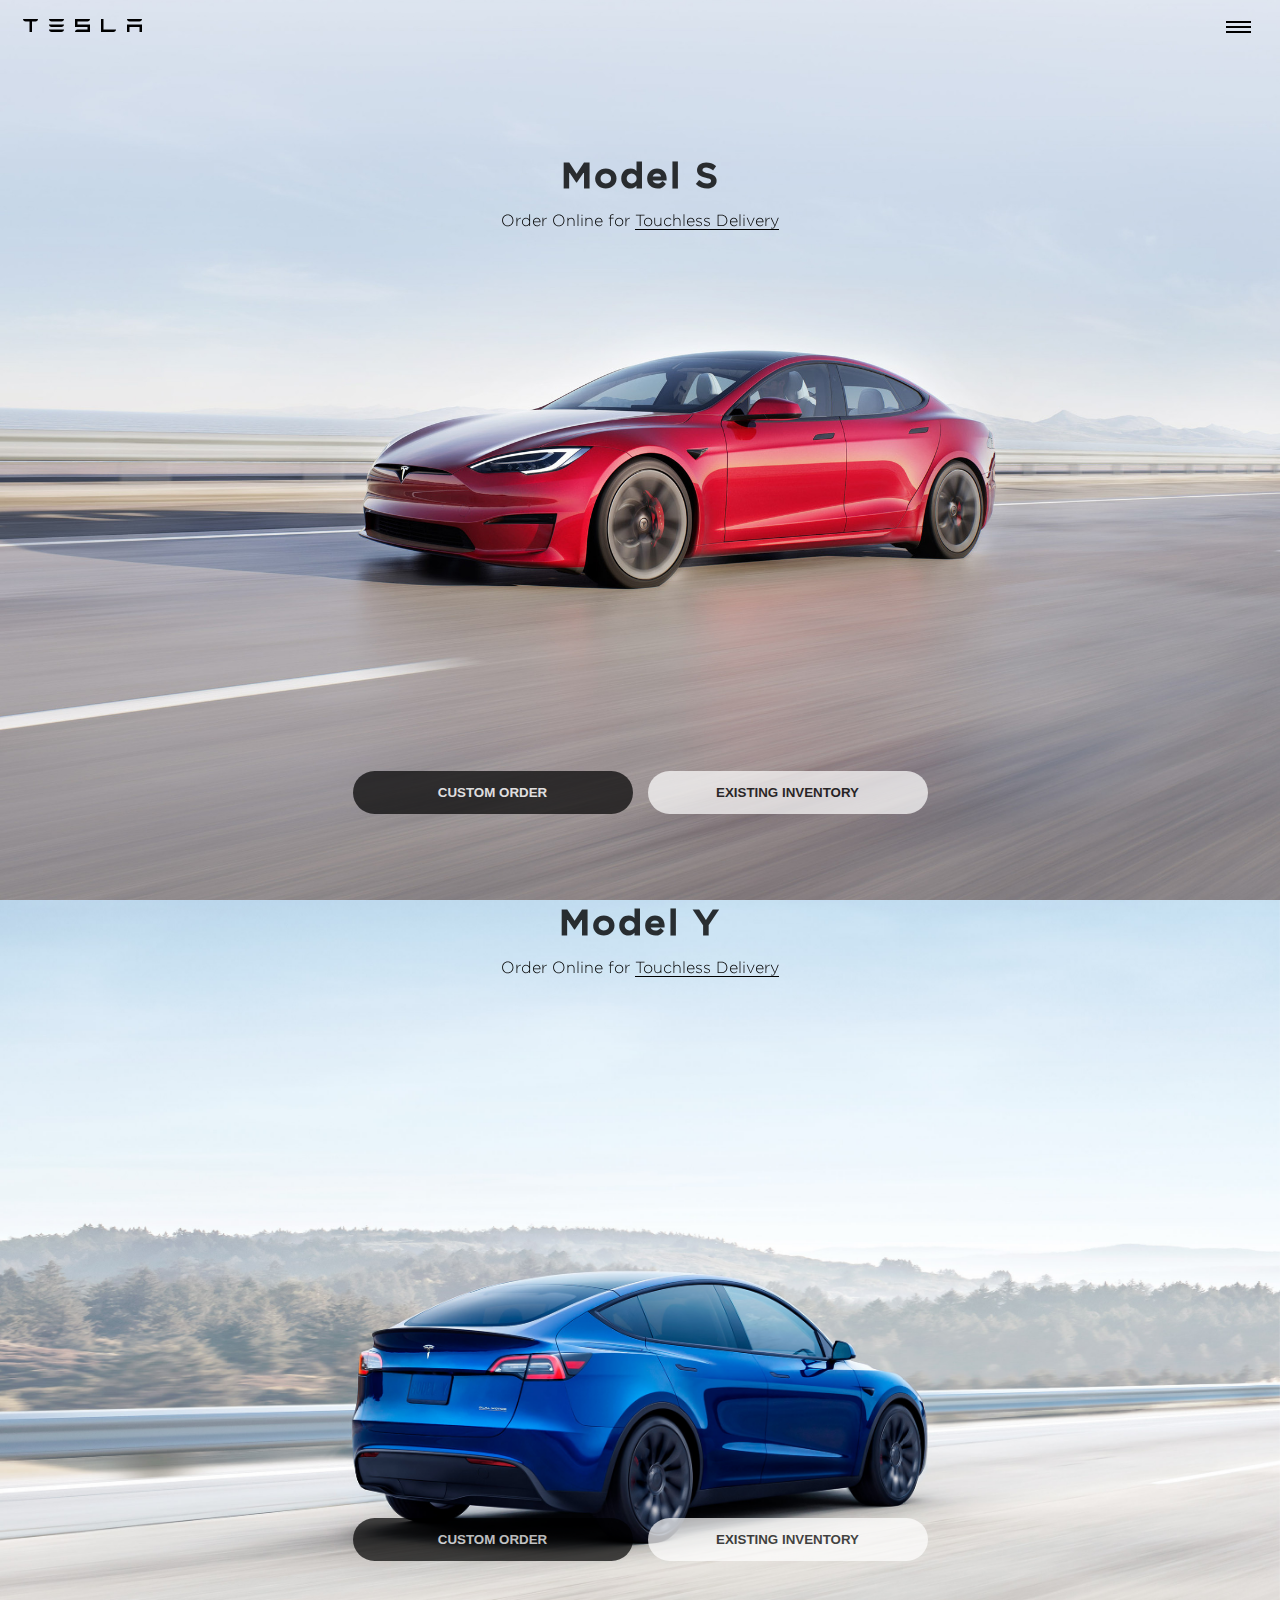
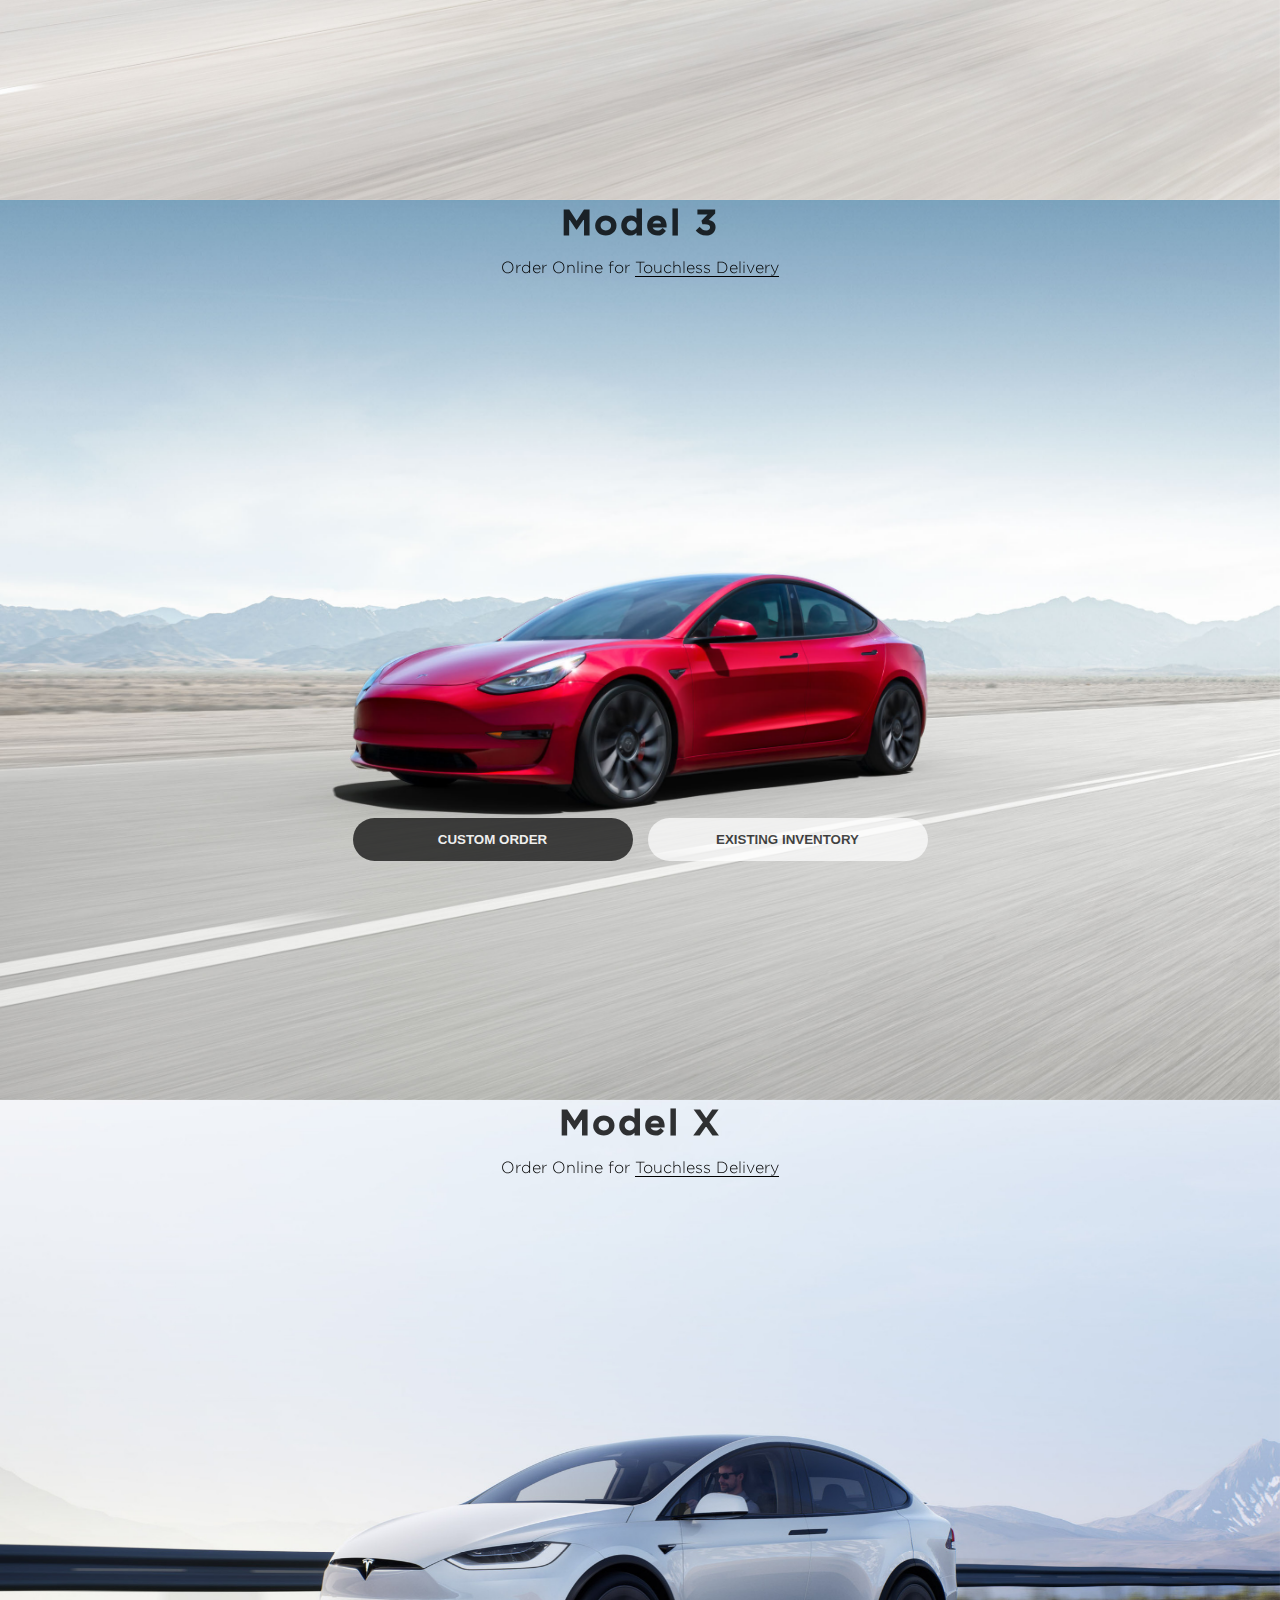
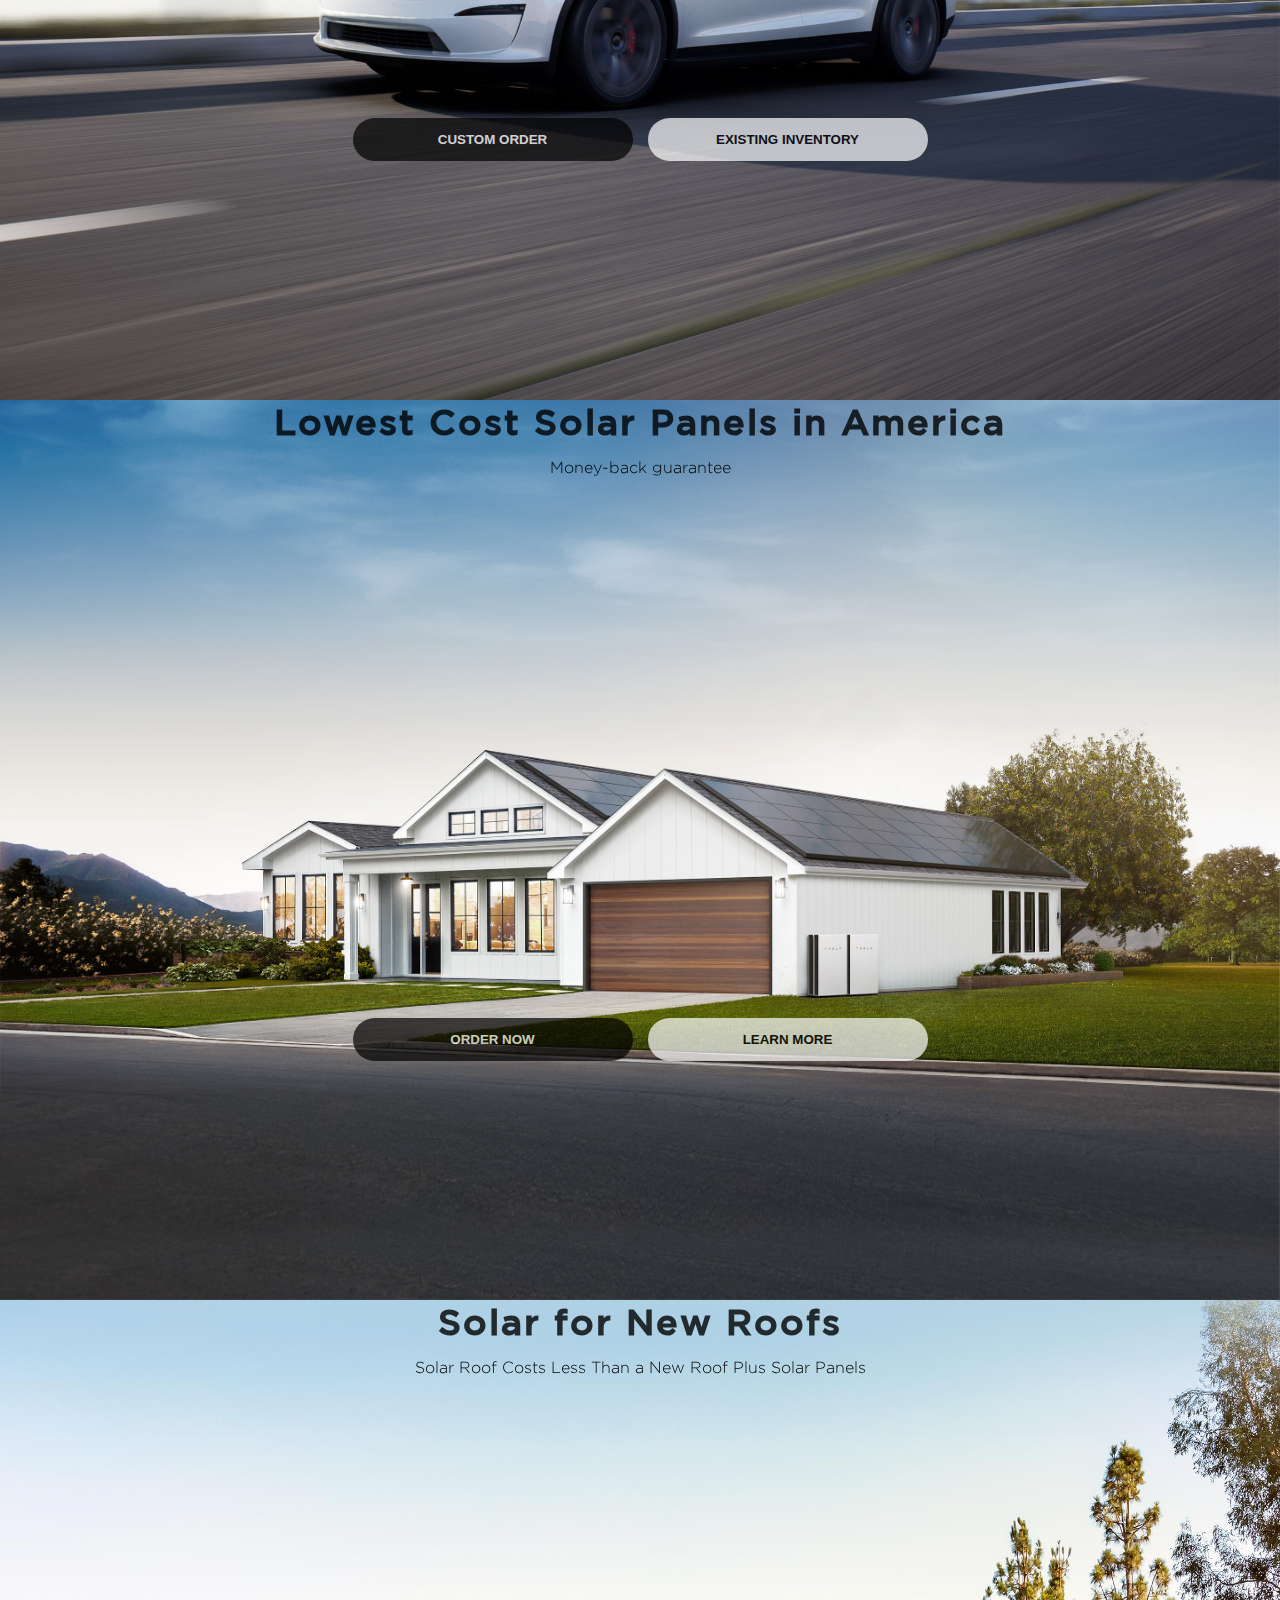
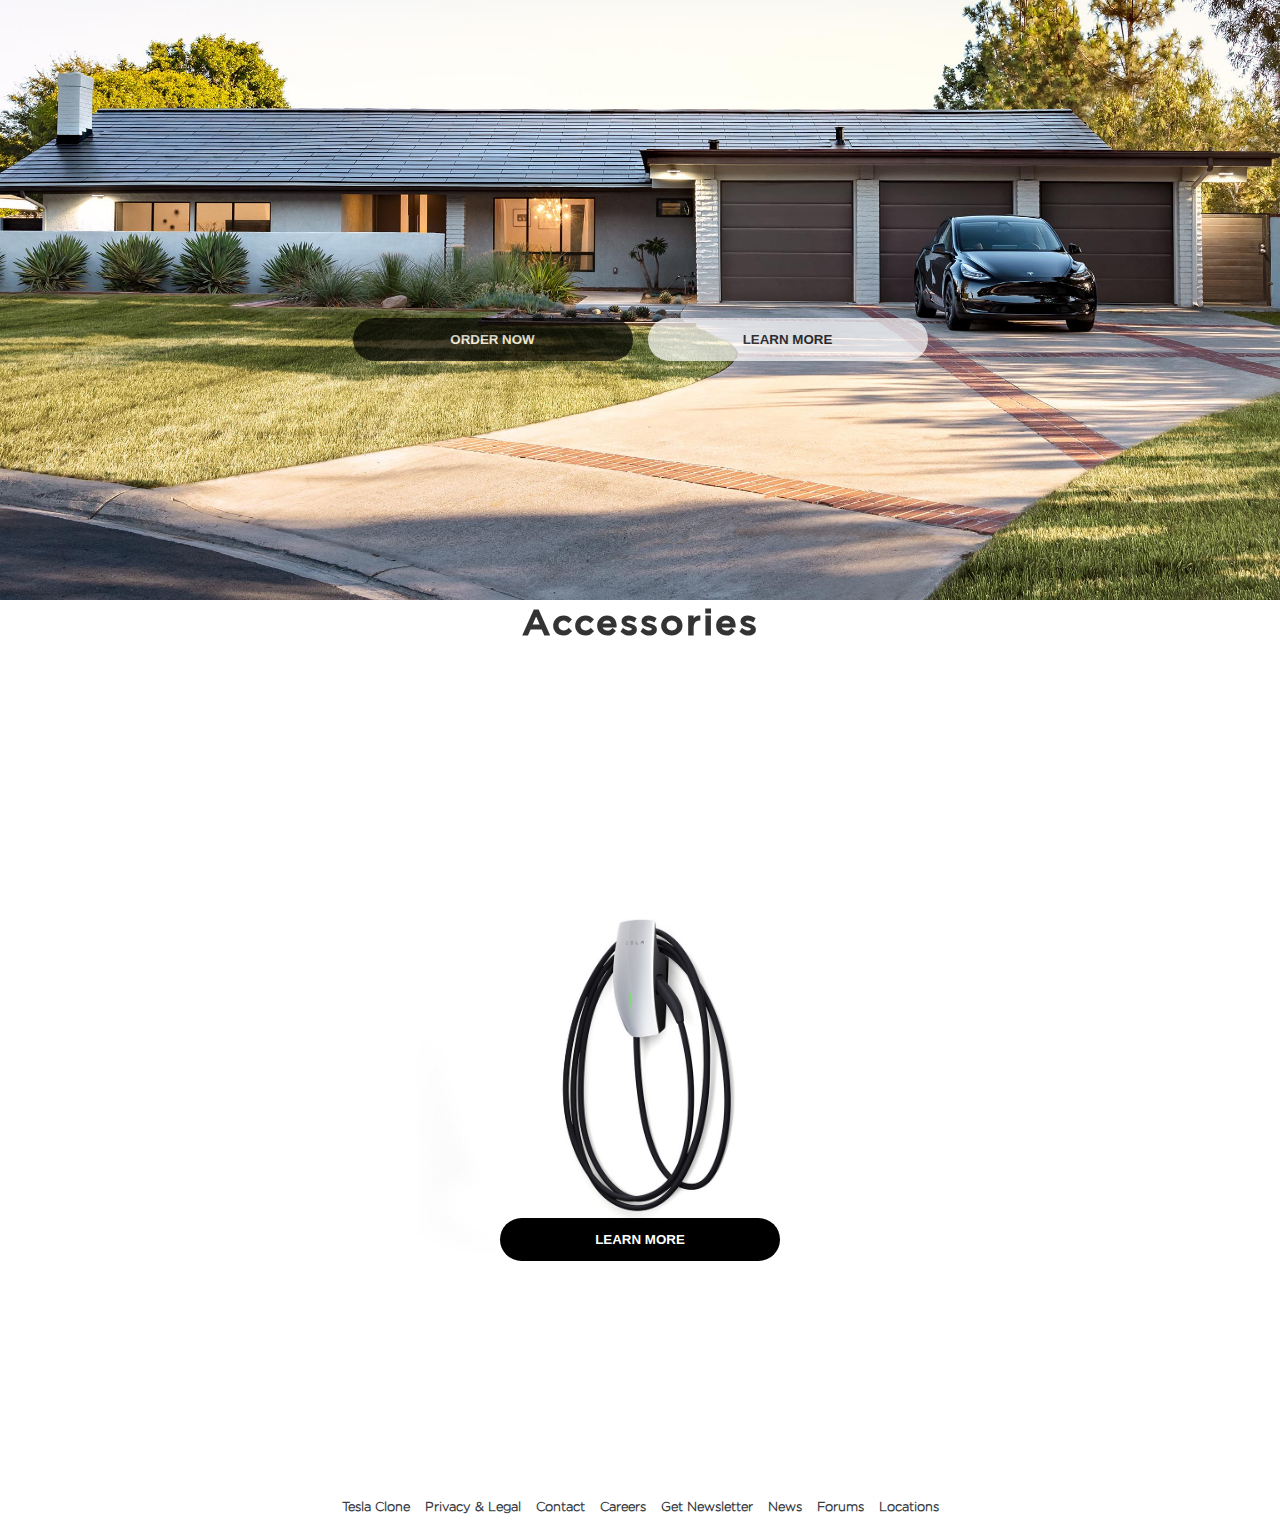
<file: index.html>
<!DOCTYPE html>
<html lang="en">
<head>
    <meta charset="UTF-8">
    <meta http-equiv="X-UA-Compatible" content="IE=edge">
    <meta name="viewport" content="width=device-width, initial-scale=1.0">
    <title>Tesla Clone - Created By Himanshu Kanojiya</title>
    <link rel="shortcut icon" href="./Tesla_Images/Tesla-favicon.png" type="image/x-icon">
    <link rel="stylesheet" href="./Tesla_css/resetpage.css">
    <link rel="stylesheet" href="./Tesla_css/mainIndex.css">
    <link rel="stylesheet" href="./Tesla_css/header.css">
    <link rel="stylesheet" href="./Tesla_css/contentsection.css">
</head>
<body>
    <header id="headsection">
        
    </header>
    
    <section class="showcasesection">
        
    </section>

    <footer id="contentoffooter">
        
    </footer>
    
    <script src="./Tesla_js/header-section-putter.js"></script>
    <script src="./Tesla_js/header-hamburger.js"></script>
    <script src="./Tesla_js/footer-section-putter.js"></script>
    <script src="./Tesla_js/homepagecontentputter.js"></script>
    <script src="./Tesla_js/container-jumper.js"></script>
    
</body>
</html>
</file>
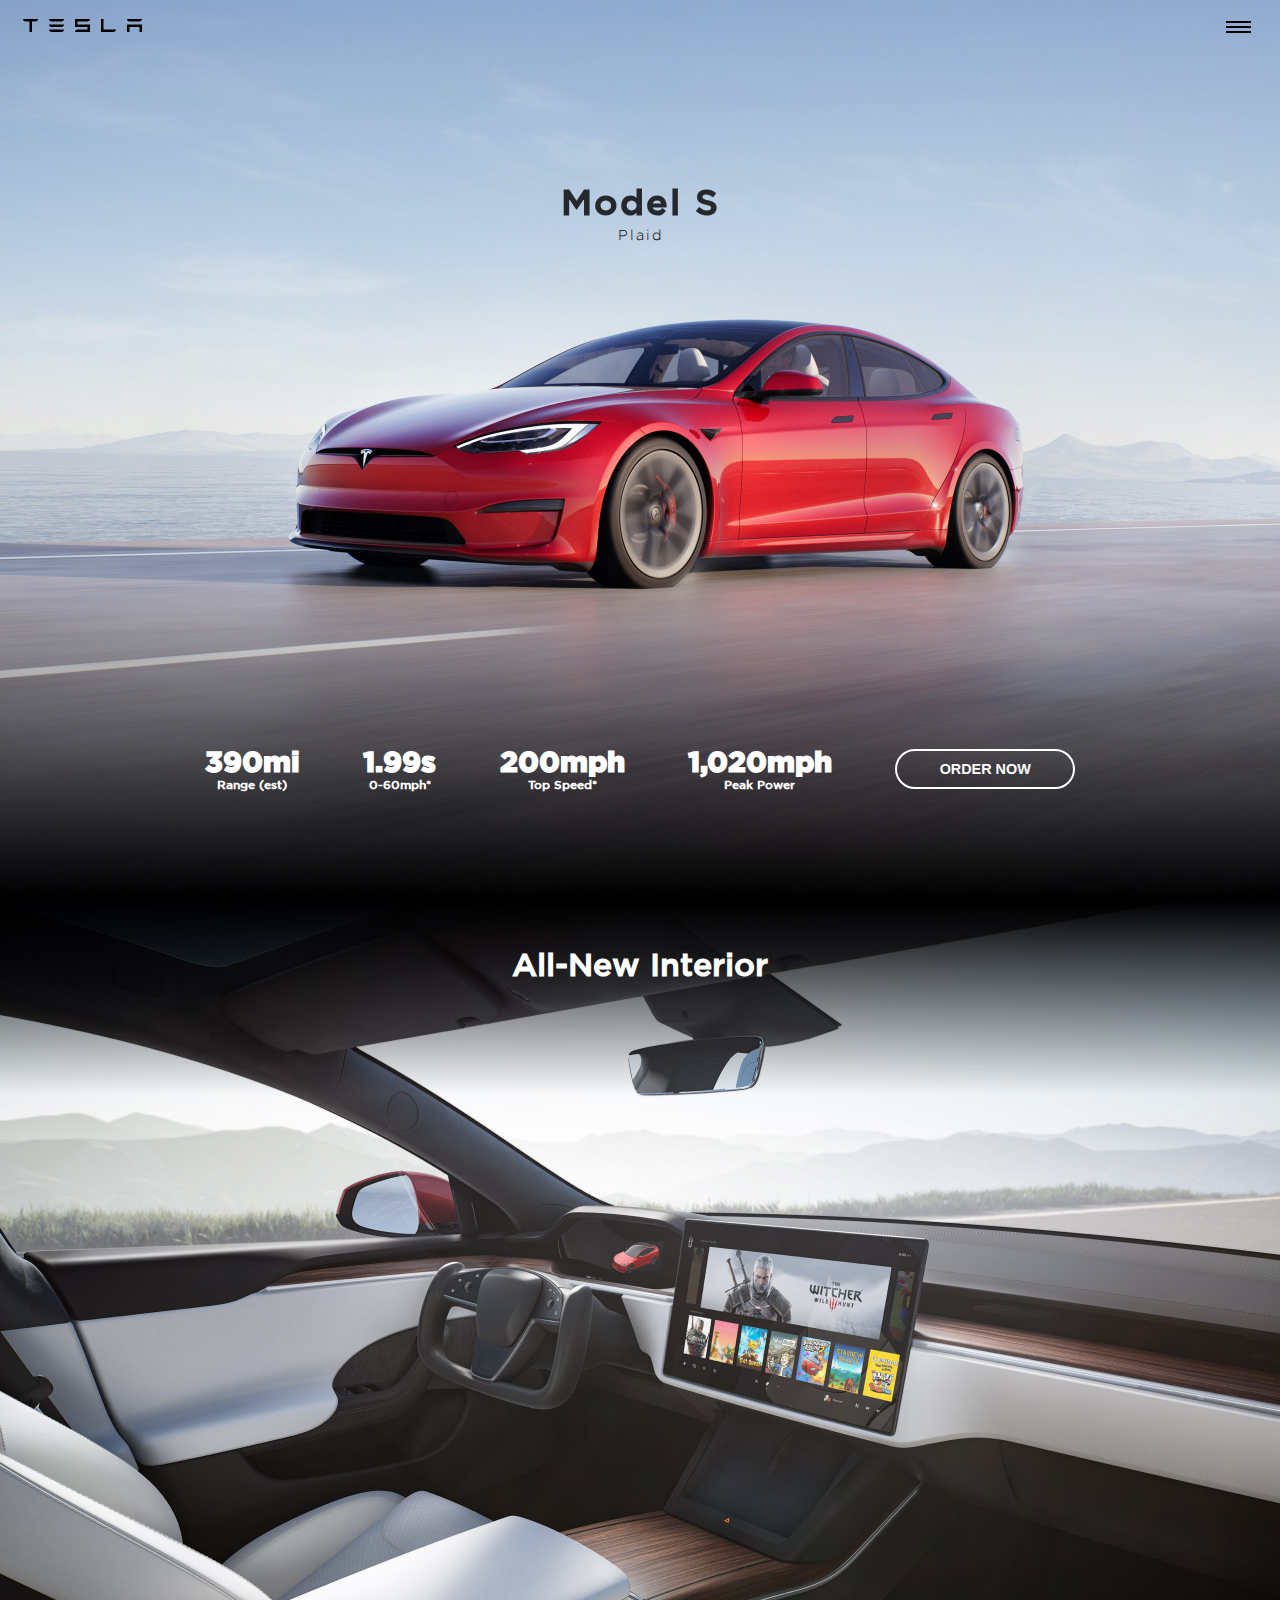
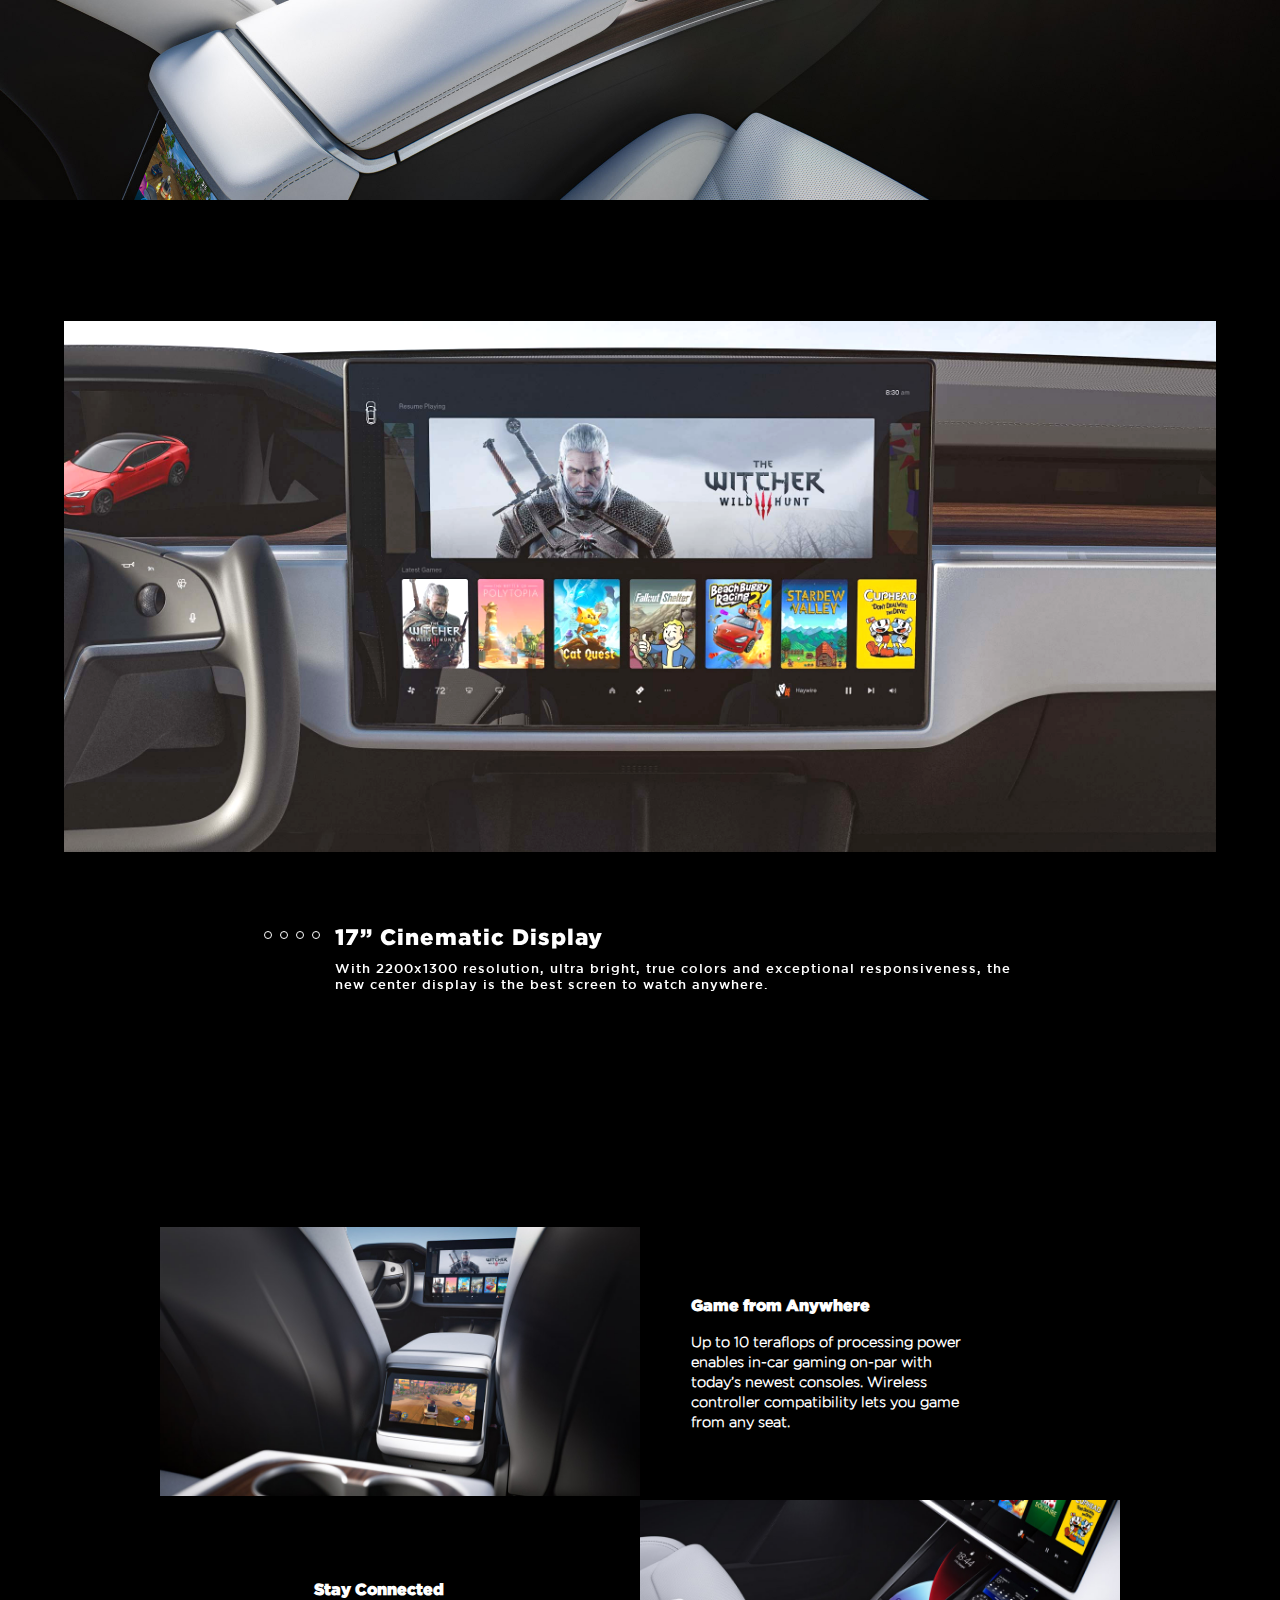
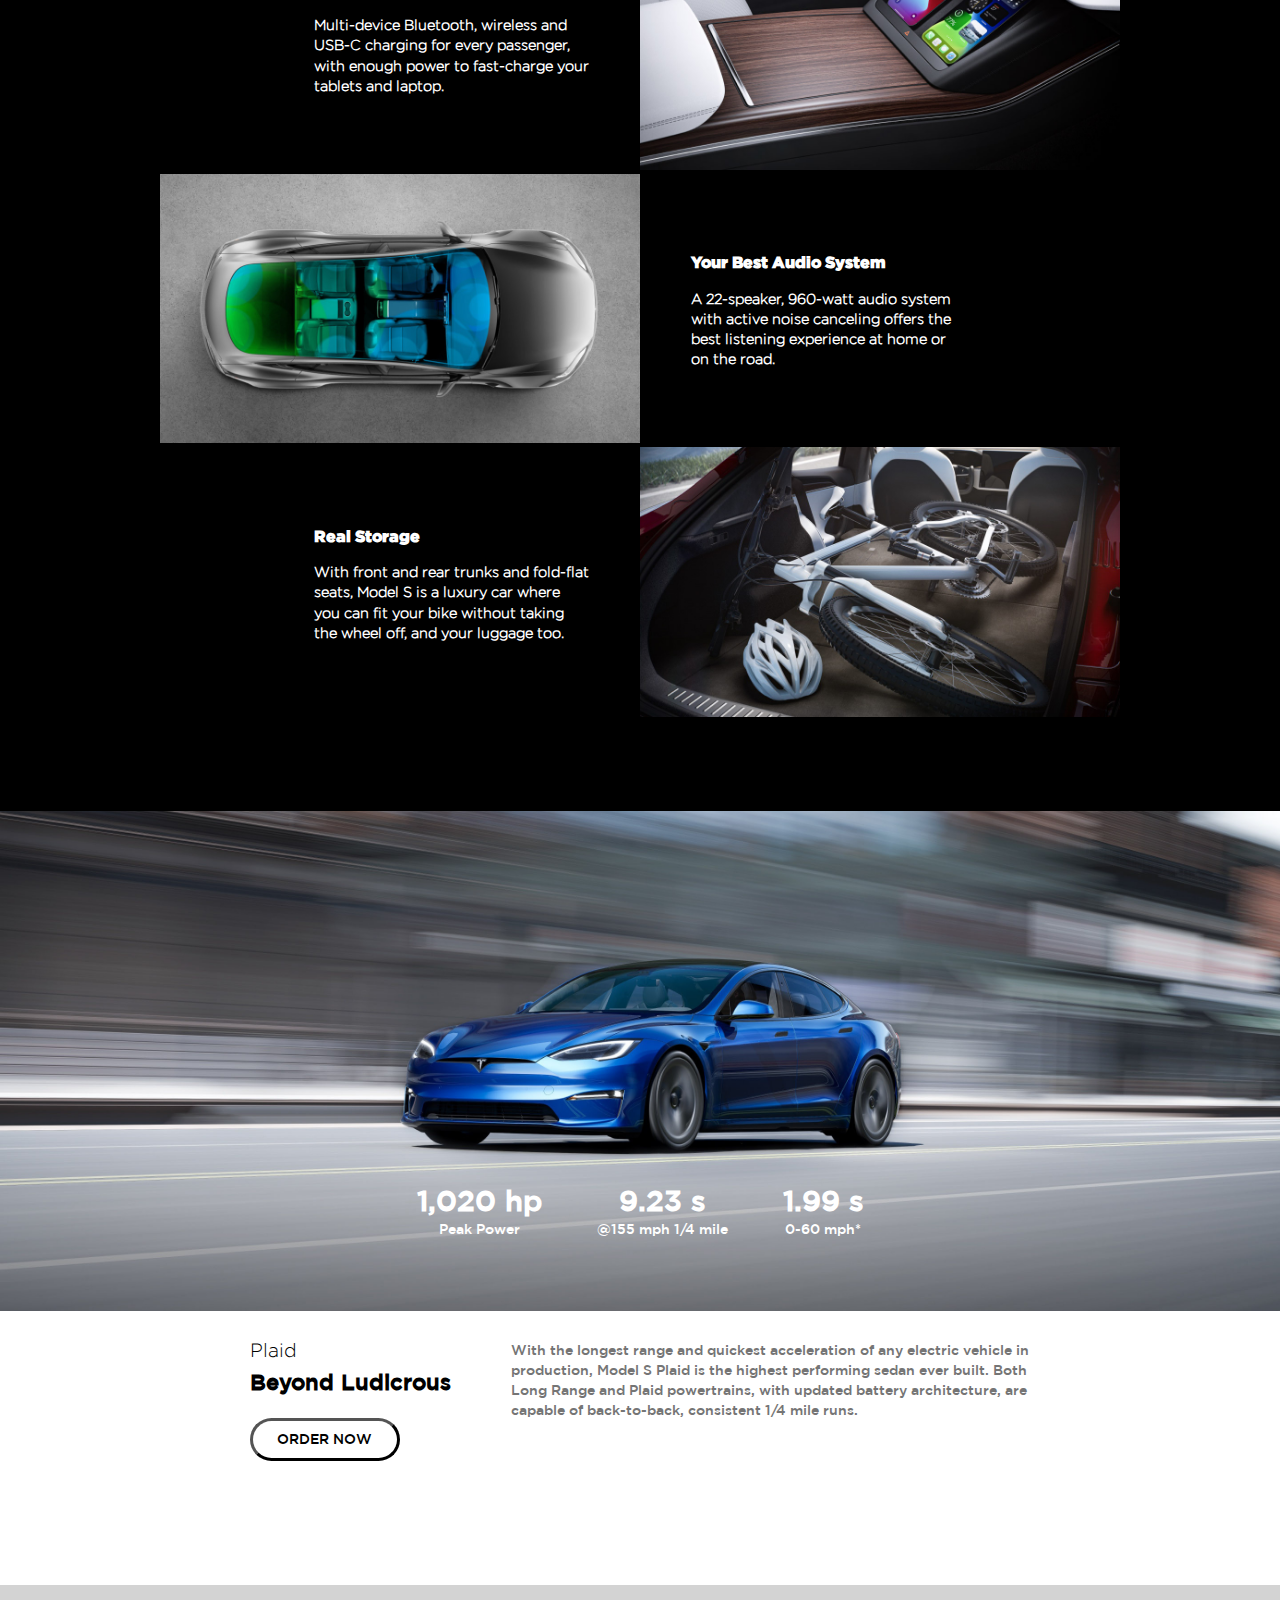
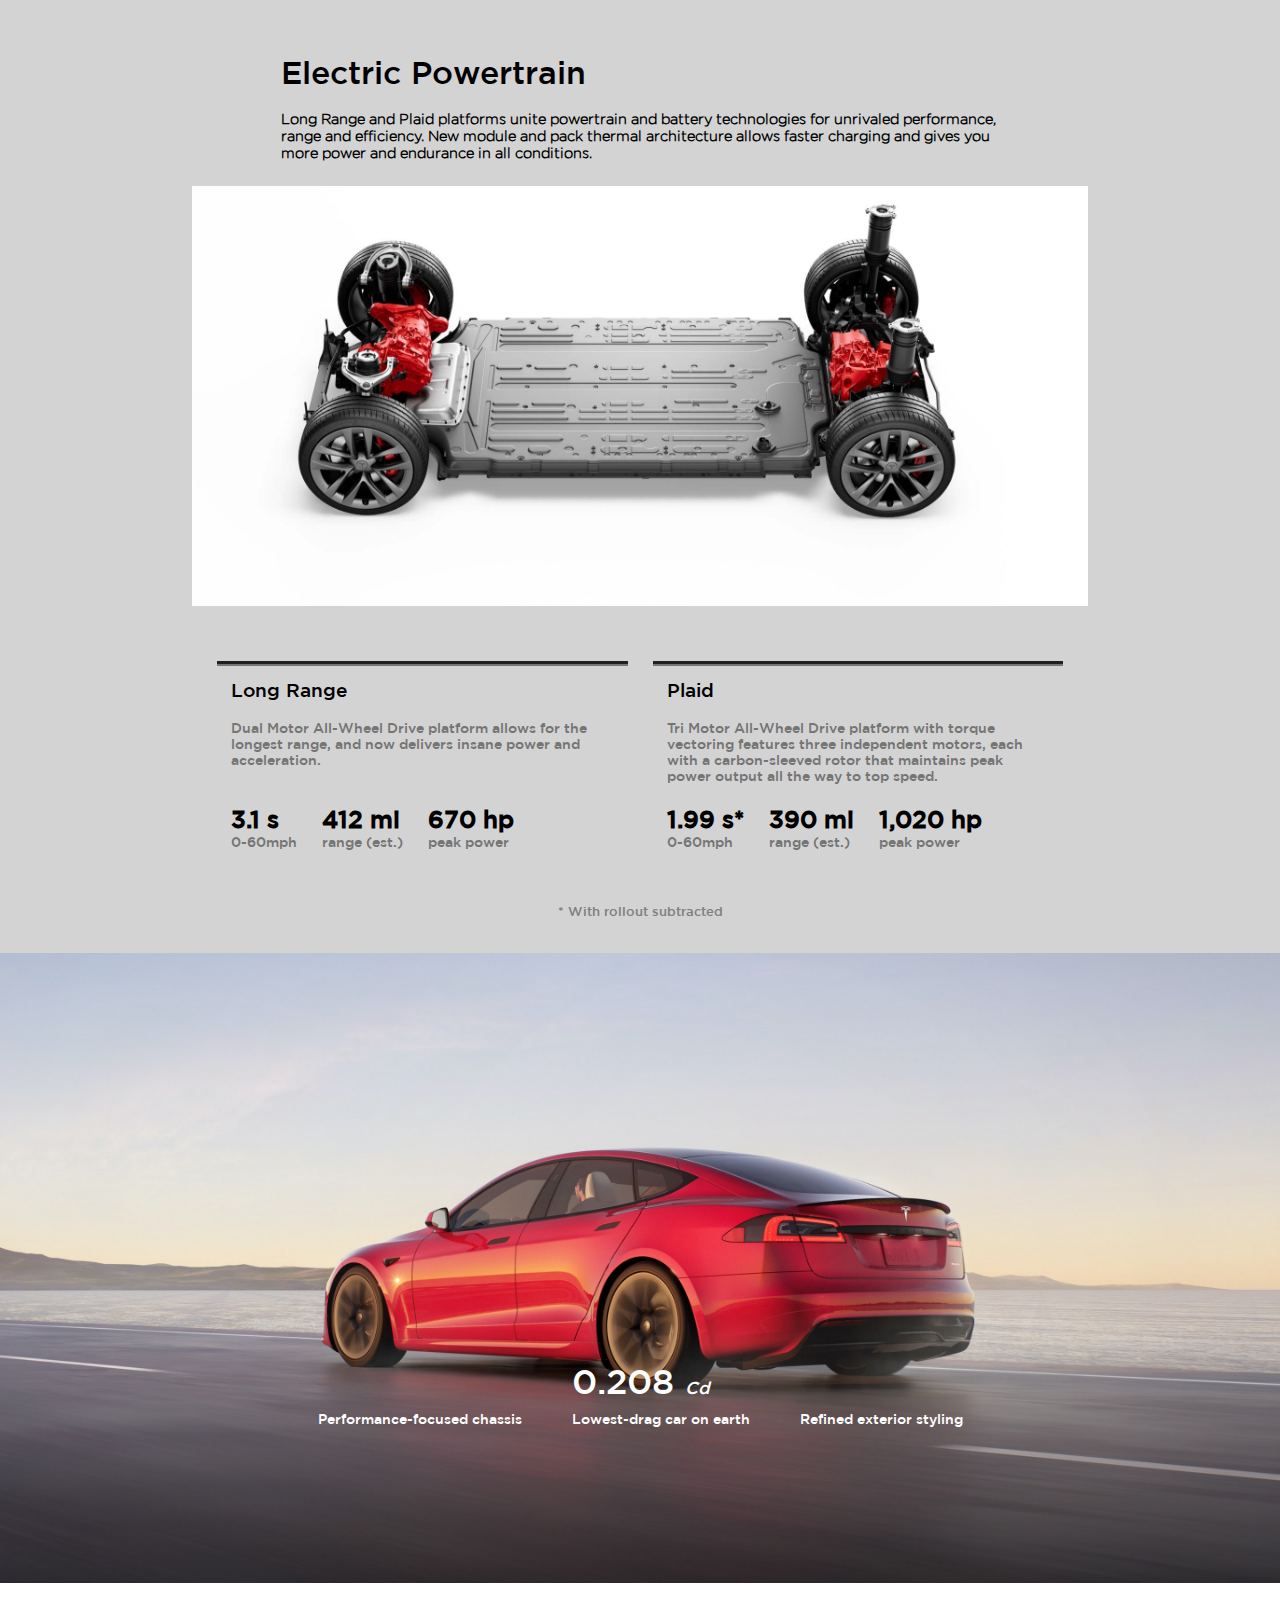
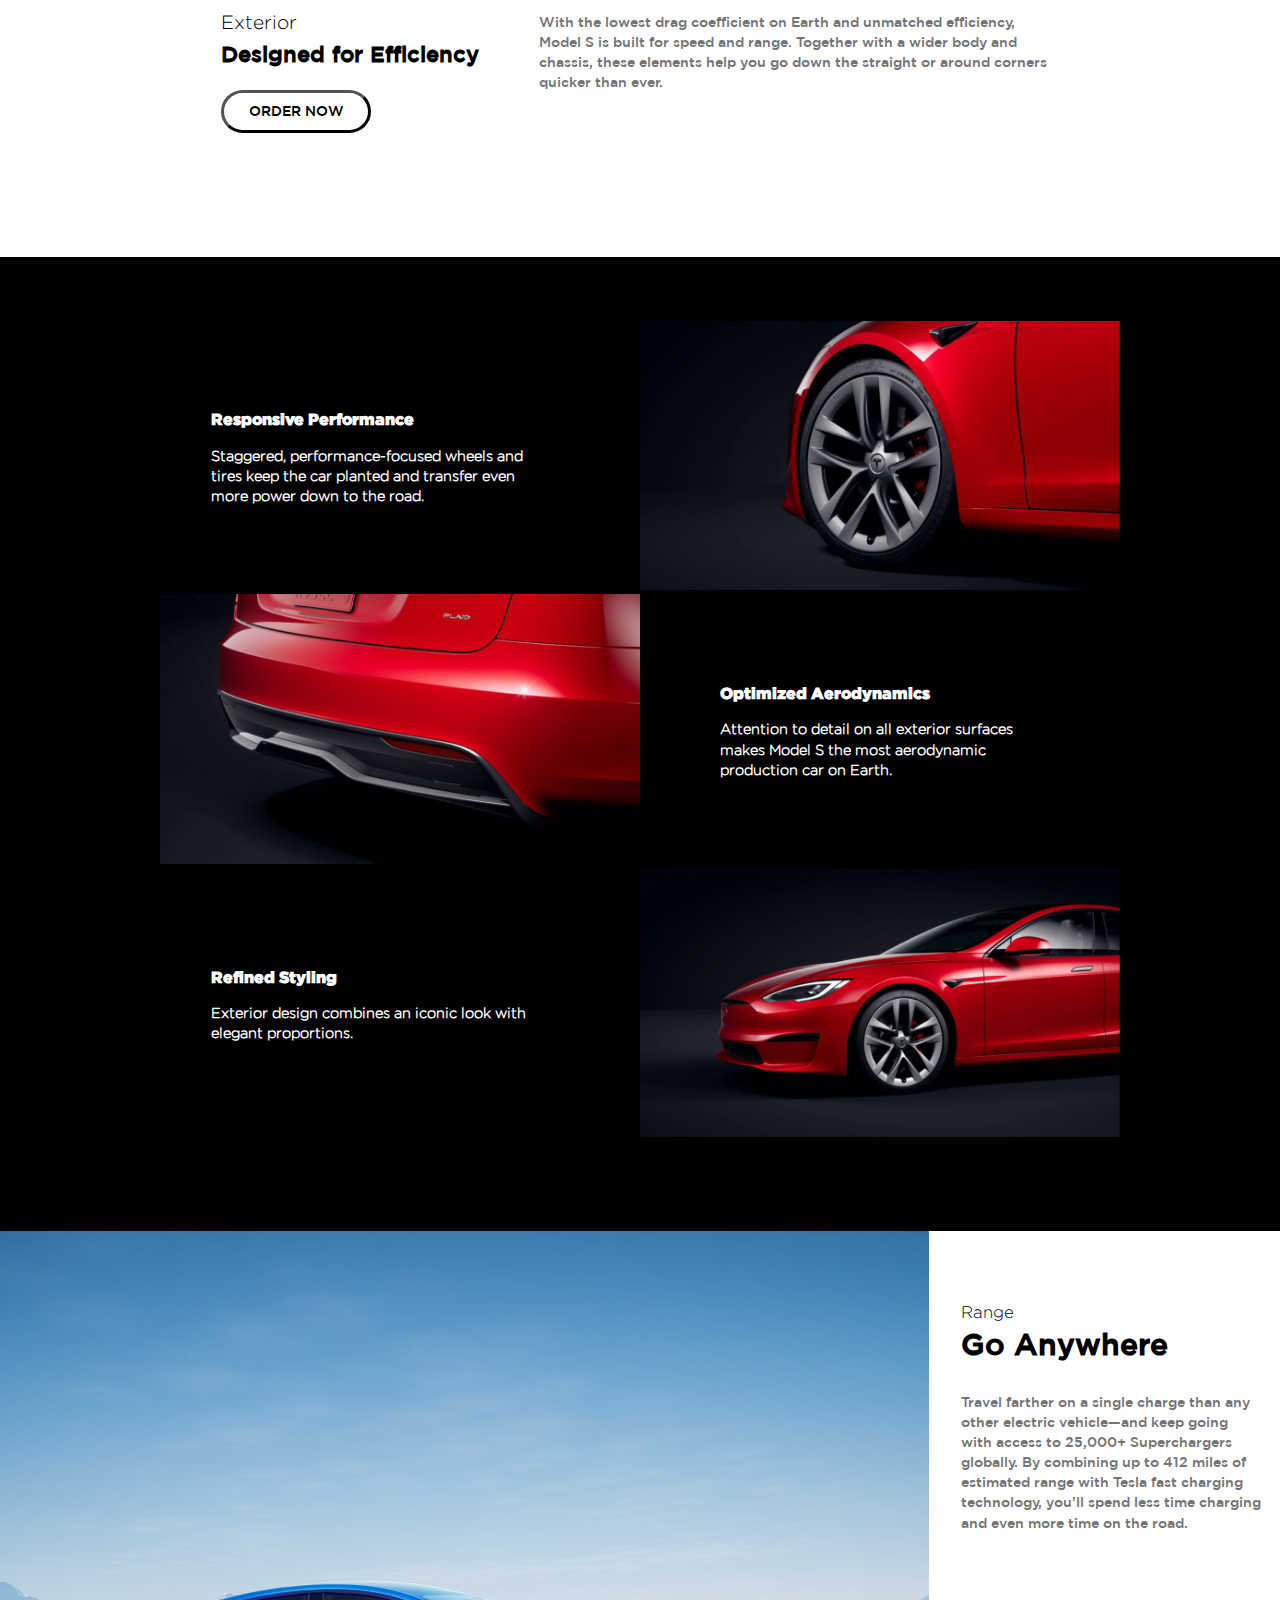
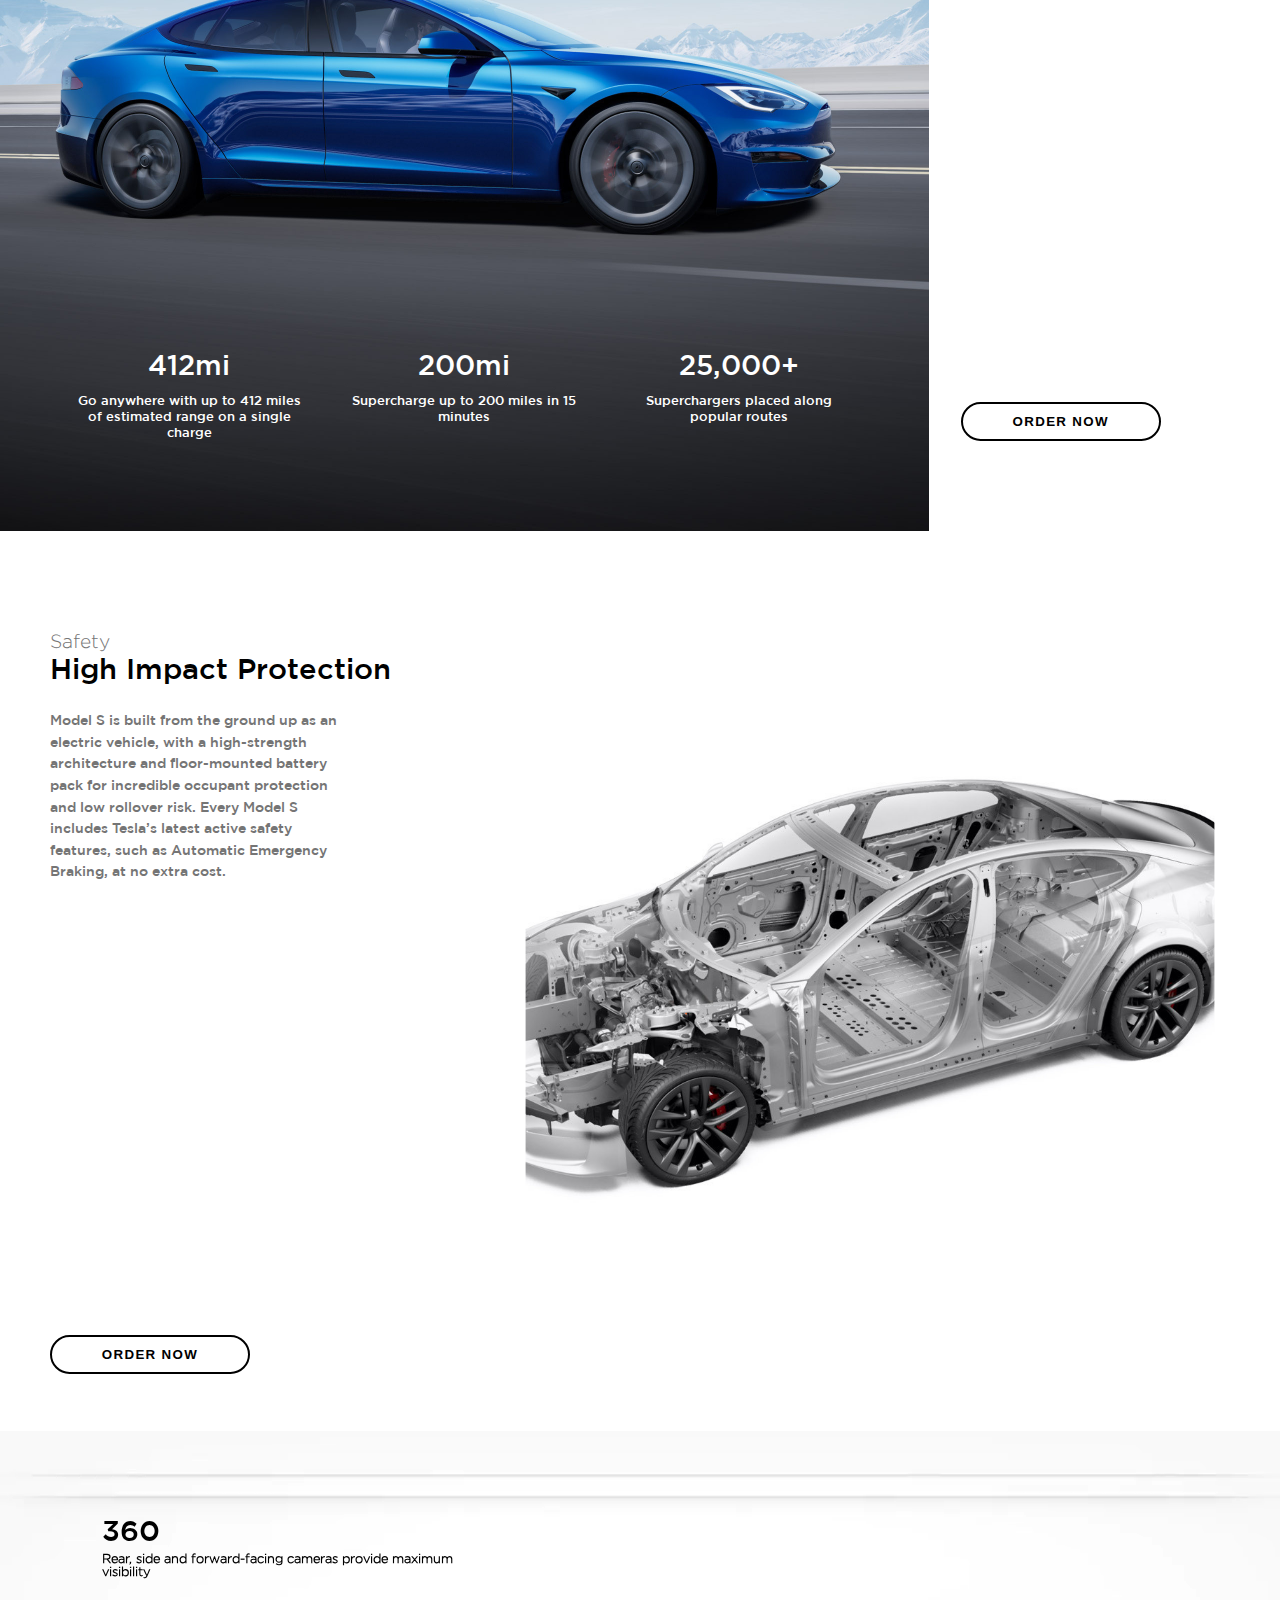
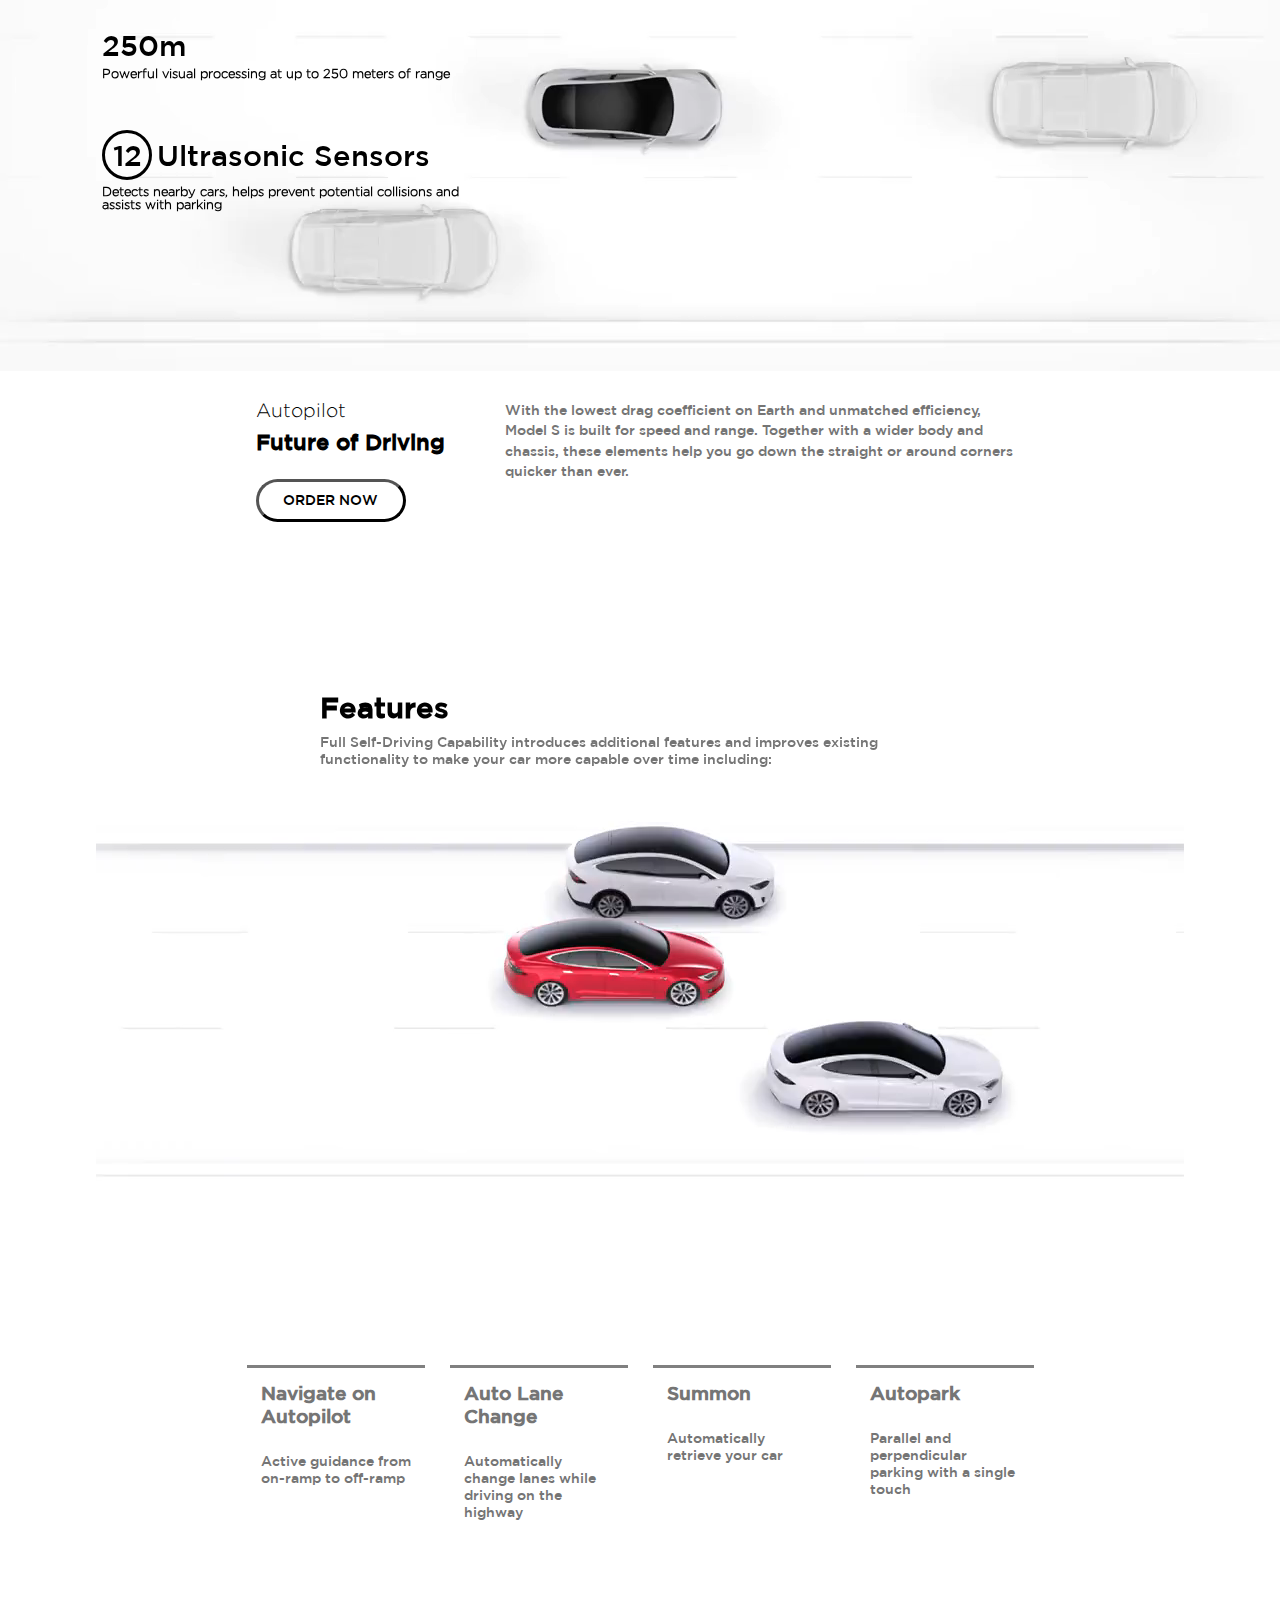
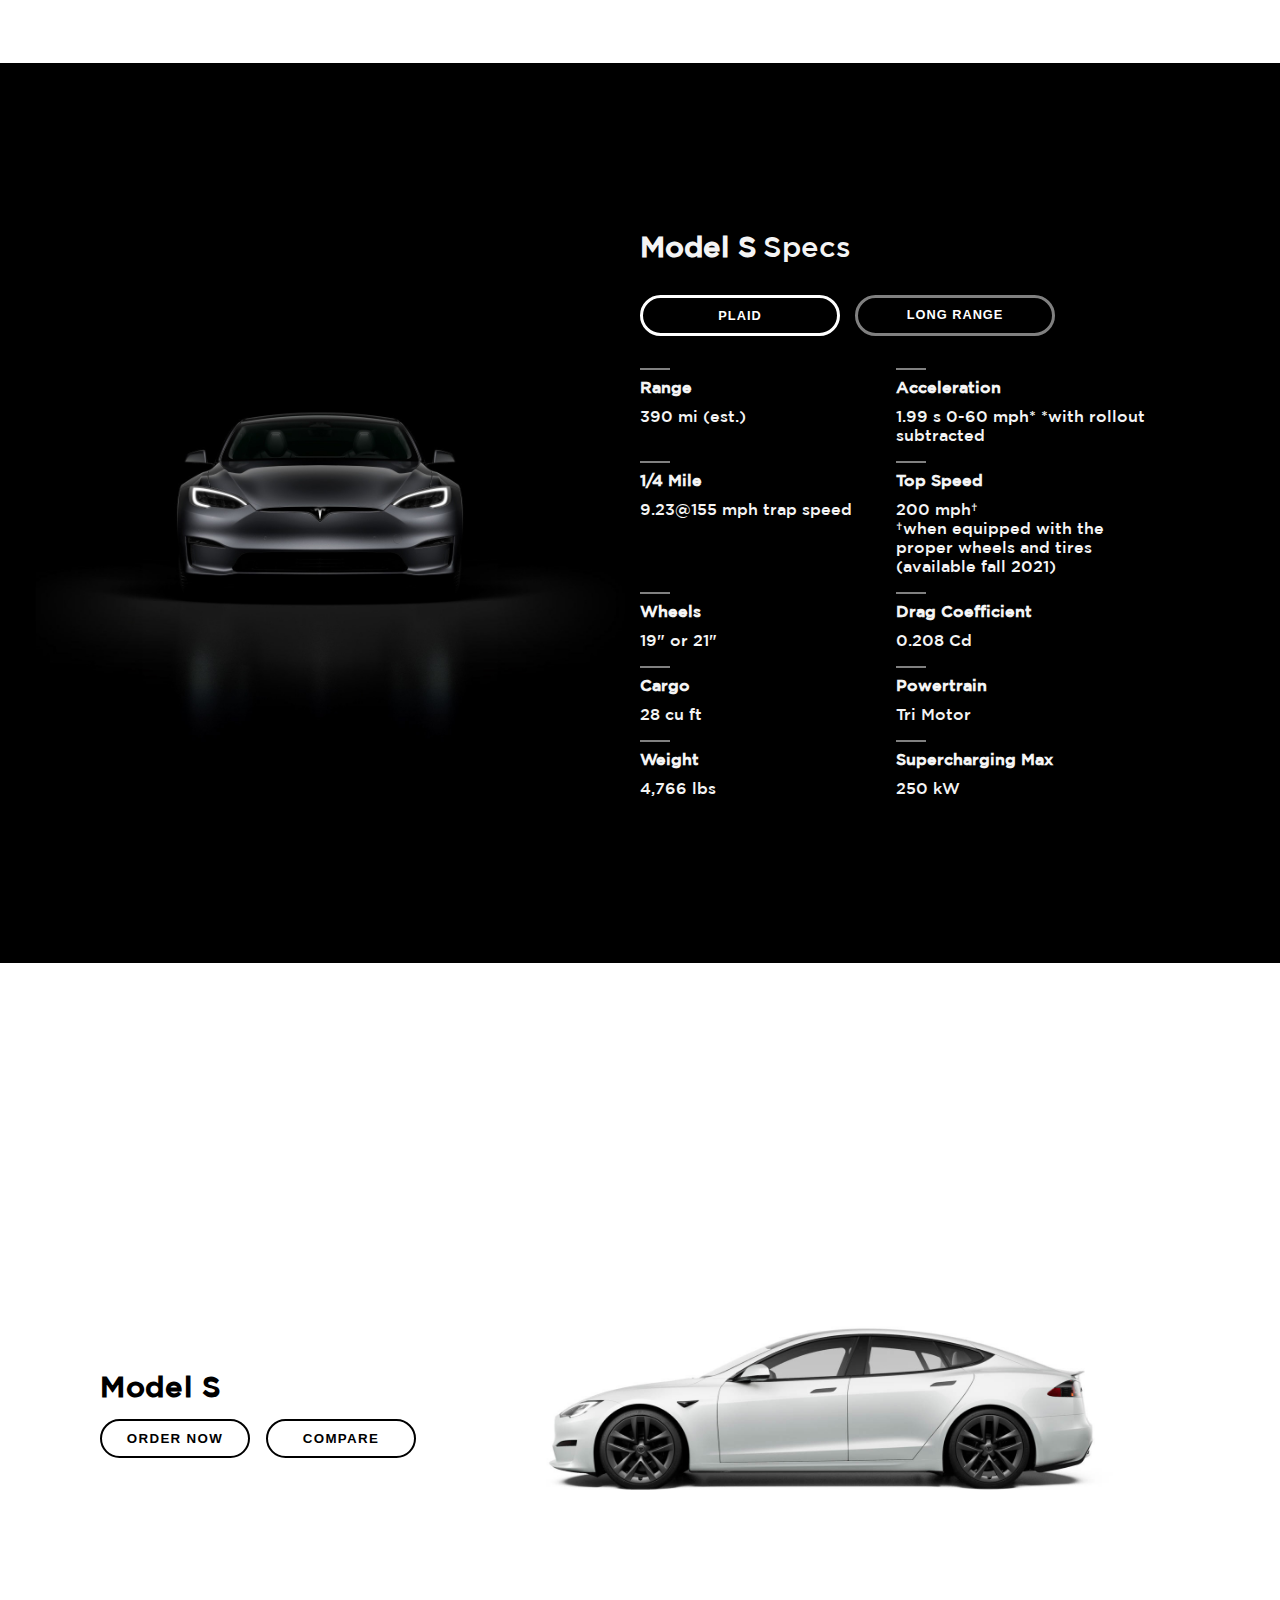
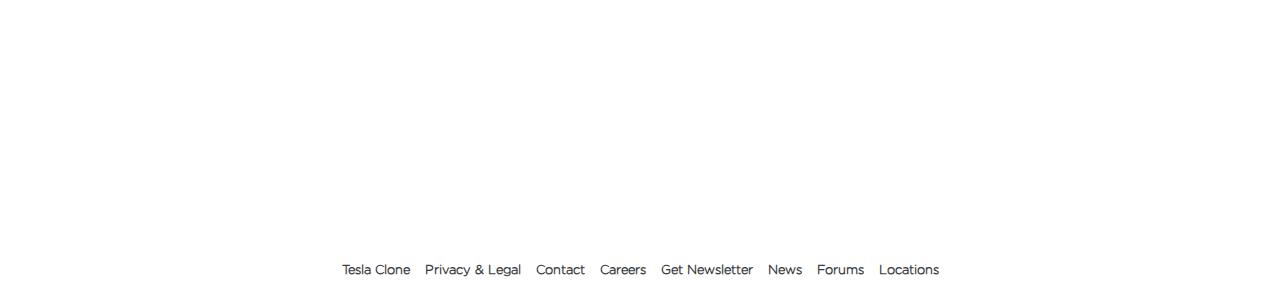
<file: models.html>
<!DOCTYPE html>
<html lang="en">
<head>
    <meta charset="UTF-8">
    <meta http-equiv="X-UA-Compatible" content="IE=edge">
    <meta name="viewport" content="width=device-width, initial-scale=1.0">
    <title>Tesla Clone - Created By Himanshu Kanojiya</title>
    <link rel="shortcut icon" href="./Tesla_Images/Tesla-favicon.png" type="image/x-icon">
    <link rel="stylesheet" href="./Tesla_css/resetpage.css">
    <link rel="stylesheet" href="./Tesla_css/mainIndex.css">
    <link rel="stylesheet" href="./Tesla_css/header.css">
    <link rel="stylesheet" href="./Tesla_css/teslamodels.css">
</head>
<body>
    <header id="headsection">
        
    </header>

    <section id="MainContent">

        <div id="modelfeatures">
            <div id="image_showcase">
                <div id="image_row">
                    <img src="./Tesla_Images/model-s-desktop-screen.jpg" alt="">
                    <img src="./Tesla_Images/model-s-focus-on-driving.jpg" alt="">
                    <img src="./Tesla_Images/model-s-perfect-environment.jpg" alt="" srcset="">
                    <img src="./Tesla_Images/model-s-redesign-second-row.jpg" alt="">
                    <div id="prev">&#60;</div>
                    <div id="right">&#60;</div>
                </div>
                
                <div id="image_row_info">
                    <div id="dots">
                        <div></div>
                        <div></div>
                        <div></div>
                        <div></div>
                    </div>
                    <div id="info_of_feature">
                        <strong>17” Cinematic Display</strong>
                        <p>
                            With 2200x1300 resolution, ultra bright, true colors and exceptional responsiveness, 
                            the new center display is the best screen to watch anywhere.
                        </p>
                    </div>
                </div>
                
            </div>

        </div>

        <div id="remaining_features">
            <div class="remaining_features_columns">
                <div>
                    <img src="./Tesla_Images/model-s-game-for-interior.jpg" alt="">
                </div>
                <div>
                    <strong>Game from Anywhere</strong>
                    <p>
                        Up to 10 teraflops of processing power enables in-car 
                        gaming on-par with today’s newest consoles. Wireless controller 
                        compatibility lets you game from any seat.
                    </p>
                </div>
            </div>

            <div class="remaining_features_columns">
                <div>
                    <strong>Stay Connected</strong>
                    <p>
                        Multi-device Bluetooth, wireless and USB-C charging for every passenger, 
                        with enough power to fast-charge your tablets and laptop.
                    </p>
                </div>
                <div>
                    <img src="./Tesla_Images/model-s-stay-connected.jpg" alt="">
                </div>
            </div>

            <div class="remaining_features_columns">
                <div>
                    <img src="./Tesla_Images/model-s-audio-system.jpg" alt="">
                </div>
                <div>
                    <strong>Your Best Audio System</strong>
                    <p>
                        A 22-speaker, 960-watt audio system with active noise 
                        canceling offers the best listening experience at home or on 
                        the road.
                    </p>
                </div>
            </div>

            <div class="remaining_features_columns">
                <div>
                    <strong>Real Storage</strong>
                    <p>
                        With front and rear trunks and fold-flat seats, 
                        Model S is a luxury car where you can fit your bike 
                        without taking the wheel off, and your luggage too.
                    </p>
                </div>
                <div>
                    <img src="./Tesla_Images/model-s-real-space.jpg" alt="">
                </div>
            </div>
        </div>

        <div id="modelsblueinfo">
            <div id="modelinfoblue">
                <div>
                    <strong>1,020 hp</strong>
                    <p>Peak Power</p>
                </div>
                <div>
                    <strong>9.23 s</strong>
                    <p>@155 mph 1/4 mile</p>
                </div>
                <div>
                    <strong>1.99 s</strong>
                    <p>0-60 mph*</p>
                </div>
            </div>
            <img src="./Tesla_Images/model-s-blue-image.jpg" alt="">
        </div>

        <div id="belowmodelblueinfo">
            <div id="belowmodelblueinfo_first_col">
                <div>
                    <small>Plaid</small>
                </div>
                <div>
                    <strong>Beyond Ludicrous</strong>
                </div>
                <div>
                    <button>Order Now</button>
                </div>
            </div>
            <div id="belowmodelblueinfo_second_col">
                <p>
                    With the longest range and quickest acceleration of any electric 
                    vehicle in production, Model S Plaid is the highest performing sedan 
                    ever built. Both Long Range and Plaid powertrains, with updated 
                    battery architecture, are capable of back-to-back, consistent 1/4 mile runs.
                </p>
            </div>
        </div>

        <div id="model_s_internal_parts_info">
            <div id="parts_main_title">
                <strong>Electric Powertrain</strong>
                <p>
                    Long Range and Plaid platforms unite powertrain and 
                    battery technologies for unrivaled performance, range 
                    and efficiency. New module and pack thermal architecture 
                    allows faster charging and gives you more power 
                    and endurance in all conditions.
                </p>
            </div>
            <div id="parts_image">
                <img src="./Tesla_Images/model-s-Electric Powertrain-long-range.jpg" alt="">
                <img src="./Tesla_Images/model-s-Electric Powertrain-plaid.jpg" alt="">
            </div>
            <div id="parts_image_content">
                <div id="first_row_of_image_con">
                    <strong>
                        Long Range
                    </strong>
                    <p>
                        Dual Motor All-Wheel Drive platform allows for the 
                        longest range, and now delivers insane power and acceleration. 
                    </p>
                    <div>
                        <div>
                            <strong>3.1 s</strong>
                            <p>0-60mph</p>
                        </div>
                        <div>
                            <strong>412 mi</strong>
                            <p>range (est.)</p>
                        </div>
                        <div>
                            <strong>670 hp</strong>
                            <p>peak power</p>
                        </div>
                    </div>
                </div>
                <div id="second_row_of_image_con">
                    <strong>
                        Plaid
                    </strong>
                    <p>
                        Tri Motor All-Wheel Drive platform with torque 
                        vectoring features three independent motors, 
                        each with a carbon-sleeved rotor that 
                        maintains peak power output all the way to top speed.
                    </p>
                    <div>
                        <div>
                            <strong>1.99 s*</strong>
                            <p>0-60mph</p>
                        </div>
                        <div>
                            <strong>390 mi</strong>
                            <p>range (est.)</p>
                        </div>
                        <div>
                            <strong>1,020 hp</strong>
                            <p>peak power</p>
                        </div>
                    </div>
                </div>
            </div>
            <div id="disclaimerOfModelSInternalParts">
                <p>* With rollout subtracted</p>
            </div>
        </div>

        <div id="modelSExterior">
            <div id="modelSExteriorChild">
                <div>
                    <p>Performance-focused chassis</p>
                </div>
                <div>
                    <strong id="Unit">0.208 <span>cd</span></strong>
                    <p>Lowest-drag car on earth</p>
                </div>
                <div>
                    <p>Refined exterior styling</p>
                </div>
            </div>
            <img src="./Tesla_Images/model-s-exterior.jpg" alt="">
        </div>

        
        <div id="belowmodelblueinfo">
            <div id="belowmodelblueinfo_first_col">
                <div>
                    <small>Exterior</small>
                </div>
                <div>
                    <strong>Designed for Efficiency</strong>
                </div>
                <div>
                    <button>Order Now</button>
                </div>
            </div>
            <div id="belowmodelblueinfo_second_col">
                <p>
                    With the lowest drag coefficient on Earth and unmatched 
                    efficiency, Model S is built for speed and range. 
                    Together with a wider body and chassis, these elements 
                    help you go down the straight or around corners quicker than ever.
                </p>
            </div>
        </div>


        <div id="remaining_features">
            <div class="remaining_features_columns">
                <div>
                    <img src="./Tesla_Images/model-s-exterior-responsive-performance.jpg" alt="">
                </div>
                <div class="alter_grid_col_two_position">
                    <strong>Responsive Performance</strong>
                    <p>
                        Staggered, performance-focused wheels and tires 
                        keep the car planted and transfer even more 
                        power down to the road.
                    </p>
                </div>
            </div>

            <div class="remaining_features_columns">
                <div class="alter_grid_col_one_position">
                    <strong>Optimized Aerodynamics</strong>
                    <p>
                        Attention to detail on all exterior surfaces makes 
                        Model S the most aerodynamic production car on Earth.
                    </p>
                </div>
                <div> 
                    <img src="./Tesla_Images/model-s-exterior-Optimized Aerodynamics.jpg" alt="">
                </div>
            </div>

            <div class="remaining_features_columns">
                <div>
                    <img src="./Tesla_Images/model-s-exterior-Refined Styling.jpg" alt="">
                </div>
                <div class="alter_grid_col_two_position">
                    <strong>Refined Styling</strong>
                    <p>
                        Exterior design combines an iconic look with elegant proportions.
                    </p>
                </div>
            </div>
        </div>

        <div id="model_s_blue">
            <div id="model_s_blue_image">
                <div id="mode_s_blue_image_info">
                    <div>
                        <strong>412mi</strong>
                        <p>
                            Go anywhere with up to 412 miles of 
                            estimated range on a single charge
                        </p>
                    </div>
                    <div>
                        <strong>200mi</strong>
                        <p>
                            Supercharge up to 200 miles in 15 minutes
                        </p>
                    </div>
                    <div>
                        <strong>25,000+</strong>
                        <p>
                            Superchargers placed along popular routes
                        </p>
                    </div>
                </div>
                <img src="./Tesla_Images/model-s-blue-image-second.jpg" alt="">
            </div>
            <div id="model_s_blue_text_info">
                <div id="model_s_blue_text_toptext">
                    <small>Range</small>
                    <strong>Go Anywhere</strong>
                </div>
                <div id="model_s_blue_text_description">
                    <p>
                        Travel farther on a single charge than any 
                        other electric vehicle—and keep going with 
                        access to 25,000+ Superchargers globally. 
                        By combining up to 412 miles of estimated 
                        range with Tesla fast charging technology, 
                        you’ll spend less time charging and even more time on the road.
                    </p>
                </div>
                <div id="model_s_blue_text_order_button">
                    <button>Order Now</button>
                </div>

            </div>
        </div>

        <div id="highImpactProtection">
            <div id="highImpactProtection_left_column">
                    <div>
                        <small>Safety</small>
                        <strong>High Impact Protection</strong>
                        <p>
                            Model S is built from the ground up as an electric vehicle, 
                            with a high-strength architecture and floor-mounted battery 
                            pack for incredible occupant protection and low rollover risk. 
                            Every Model S includes Tesla’s latest active safety features,
                             such as Automatic Emergency Braking, at no extra cost.
                        </p>
                    </div>

                <div>
                    <button>ORDER NOW</button>
                </div>
            </div>
            <div id="highImpactProtection_right_column">
                <img src="./Tesla_Images/model-s-high-safe-protection.jpg" alt="">
            </div>
            

        </div>


        <div id="autopilotVideoShowCase">
            <div id="autopilotVideoShowCaseInfo">
                <div>
                    <strong>
                        360
                    </strong>
                    <p>
                        Rear, side and forward-facing cameras provide maximum visibility
                    </p>
                </div>

                <div>
                    <strong>
                        250m
                    </strong>
                    <p>
                        Powerful visual processing at up to 250 meters of range
                    </p>
                </div>

                <div>
                    <strong>
                        <span id="numberundercircle">12</span> Ultrasonic Sensors
                    </strong>
                    <p>
                        Detects nearby cars, helps prevent potential collisions and assists with parking
                    </p>
                </div>
            </div>
            <video loop autoplay muted id="autopilotVideoShowCaseVideo">
                <source src="./Tesla_Images/tesla-auto-pilot-video.mp4" type="video/mp4">

            </video>
            <div id="belowmodelblueinfo">
                <div id="belowmodelblueinfo_first_col">
                    <div>
                        <small>Autopilot</small>
                    </div>
                    <div>
                        <strong>Future of Driving</strong>
                    </div>
                    <div>
                        <button>Order Now</button>
                    </div>
                </div>
                <div id="belowmodelblueinfo_second_col">
                    <p>
                        With the lowest drag coefficient on Earth and unmatched 
                        efficiency, Model S is built for speed and range. 
                        Together with a wider body and chassis, these elements 
                        help you go down the straight or around corners quicker than ever.
                    </p>
                </div>
            </div>
        </div>


        <div id="teslaFeaturesVideo">
            <div id="teslaFeaturesVideoHeader">
                <strong>Features</strong>
                <p>Full Self-Driving Capability introduces additional 
                    features and improves existing functionality
                    to make your car more capable over time including:
                </p>
            </div>
            <div id="teslaFeaturesVideoScroll">
                <video muted loop src="./Tesla_Images/tesla-auto-pilot-navigate-video.mp4"></video>
                <video muted loop src="./Tesla_Images/tesla-auto-pilot-auto-lane-change-video.mp4"></video>
                <video muted loop src="./Tesla_Images/tesla-auto-pilot-summon-video.mp4"></video>
                <video muted loop src="./Tesla_Images/tesla-auto-pilot-autopark-video.mp4"></video>
            </div>
            <div id="teslaFeaturesScrollInfo">
                <div class="teslaFeaturesScrollInfoItems">
                    <strong>Navigate on Autopilot</strong>
                    <p>
                        Active guidance from on-ramp to off-ramp
                    </p>
                </div>
                <div class="teslaFeaturesScrollInfoItems">
                    <strong>Auto Lane Change</strong>
                    <p>
                        Automatically change lanes while driving on the highway
                    </p>
                </div>
                <div class="teslaFeaturesScrollInfoItems">
                    <strong>Summon</strong>
                    <p>
                        Automatically retrieve your car
                    </p>
                </div>
                <div class="teslaFeaturesScrollInfoItems">
                    <strong>Autopark</strong>
                    <p>
                        Parallel and perpendicular parking with a single touch
                    </p>
                </div>
                
            </div>
        </div>

        <div id="ModelSSpecs">
            <div class="ModelSSpecsItem">
                <img src="./Tesla_Images/mode-s-specs-black.jpg" alt="">

            </div>
            <div class="ModelSSpecsItem">
                <div class="ModelSSpecsItemMainHeading">
                    <strong>Model S</strong>
                    <p>Specs</p>
                </div>
                <div class="ModelSSpecsInfoButton">
                    <button class="ModelSSpecsButton">Plaid</button>
                    <button class="ModelSSpecsButton">Long Range</button>
                </div>
                <div id="ModelSSpecsPlaidInfo">

                    <div class="ModelSSpecsInfoItems">
                        <strong>Range</strong>
                        <p>390 mi (est.)</p>
                    </div>
                    <div class="ModelSSpecsInfoItems">
                        <strong>Acceleration</strong>
                        <p>1.99 s 0-60 mph*
                            *with rollout subtracted</p>
                    </div>
                    <div class="ModelSSpecsInfoItems">
                        <strong>1/4 Mile</strong>
                        <p>
                            9.23@155 mph trap speed
                        </p>
                    </div>
                    <div class="ModelSSpecsInfoItems">
                        <strong>Top Speed</strong>
                        <p>
                            200 mph† <br>
                            †when equipped with the proper wheels and 
                            tires (available fall 2021)
                        </p>
                    </div>
                    <div class="ModelSSpecsInfoItems">
                        <strong>Wheels</strong>
                        <p>
                            19" or 21"
                        </p>
                    </div>
                    <div class="ModelSSpecsInfoItems">
                        <strong>Drag Coefficient</strong>
                        <p>
                            0.208 Cd
                        </p>
                    </div>
                    <div class="ModelSSpecsInfoItems">
                        <strong>Cargo</strong>
                        <p>
                            28 cu ft
                        </p>
                    </div>
                    <div class="ModelSSpecsInfoItems">
                        <strong>Powertrain</strong>
                        <p>
                            Tri Motor
                        </p>
                    </div>
                    <div class="ModelSSpecsInfoItems">
                        <strong>Weight</strong>
                        <p>
                            4,766 lbs
                        </p>
                    </div>
                    <div class="ModelSSpecsInfoItems">
                        <strong>Supercharging Max</strong>
                        <p>
                            250 kW
                        </p>
                    </div>
                    

                </div>
                <div id="ModelSSpecsLongRangeInfo">

                    <div class="ModelSSpecsInfoItems">
                        <strong>Range</strong>
                        <p>412 mi (est.)</p>
                    </div>
                    <div class="ModelSSpecsInfoItems">
                        <strong>Top Speed</strong>
                        <p>155 mph</p>
                    </div>
                    <div class="ModelSSpecsInfoItems">
                        <strong>Peak Power</strong>
                        <p>
                            670 hp
                        </p>
                    </div>
                    <div class="ModelSSpecsInfoItems">
                        <strong>Drag Coefficient</strong>
                        <p>
                            0.208 <i>Cd</i>
                        </p>
                    </div>
                    <div class="ModelSSpecsInfoItems">
                        <strong>Wheels</strong>
                        <p>
                            19" or 21"
                        </p>
                    </div>
                    <div class="ModelSSpecsInfoItems">
                        <strong>Weight</strong>
                        <p>
                            4,561 lbs
                        </p>
                    </div>
                    <div class="ModelSSpecsInfoItems">
                        <strong>Cargo</strong>
                        <p>
                            28 cu ft
                        </p>
                    </div>
                    <div class="ModelSSpecsInfoItems">
                        <strong>Powertrain</strong>
                        <p>
                            Dual Motor
                        </p>
                    </div>
                    <div class="ModelSSpecsInfoItems">
                        <strong>Acceleration</strong>
                        <p>
                            3.1 s 0-60 mph
                        </p>
                    </div>
                    <div class="ModelSSpecsInfoItems">
                        <strong>Supercharging Max</strong>
                        <p>
                            250 kW
                        </p>
                    </div>

                </div>

                
            </div>
        </div>

        <div id="OrderSection">
            <div class="OrderButtonsSection">
                <div class="OrderHeader">
                    <strong>Model S</strong>
                </div>

                <div class="OrderButtons">
                    <button class="orderButton">Order Now</button>
                    <button class="orderButton">Compare</button>
                </div>

            </div>
            <div class="OrderImage">
                <img src="./Tesla_Images/model-s-hero-order.jpg" alt="">
            </div>
        </div>
    </section>



    <footer id="contentoffooter">
        
    </footer>
    <div id="blackemptycontainer"></div>
    <script src="./Tesla_js/header-section-putter.js"></script>
    <script src="./Tesla_js/header-hamburger.js"></script>
    <script src="./Tesla_js/footer-section-putter.js"></script>

    
    <!-- Component JS -->
    <script src="./Tesla_js/model-components/model_s_and_x_components/Top-big-screen.js"></script>
    <script src="./Tesla_js/model-components/model_s_and_x_components/model_interior_component.js"></script>
    <script src="./Tesla_js/model-components/model_s.js"></script>


    <!-- Functionality JS -->
    <script src="./Tesla_js/automatic-slider.js"></script>
    <script src="./Tesla_js/electric-powerterian-slider.js"></script>
    <script src="./Tesla_js/modelFeatureJs.js"></script>
    <script src="./Tesla_js/modelsSpecs.js"></script>
</body>
</html>
</file>
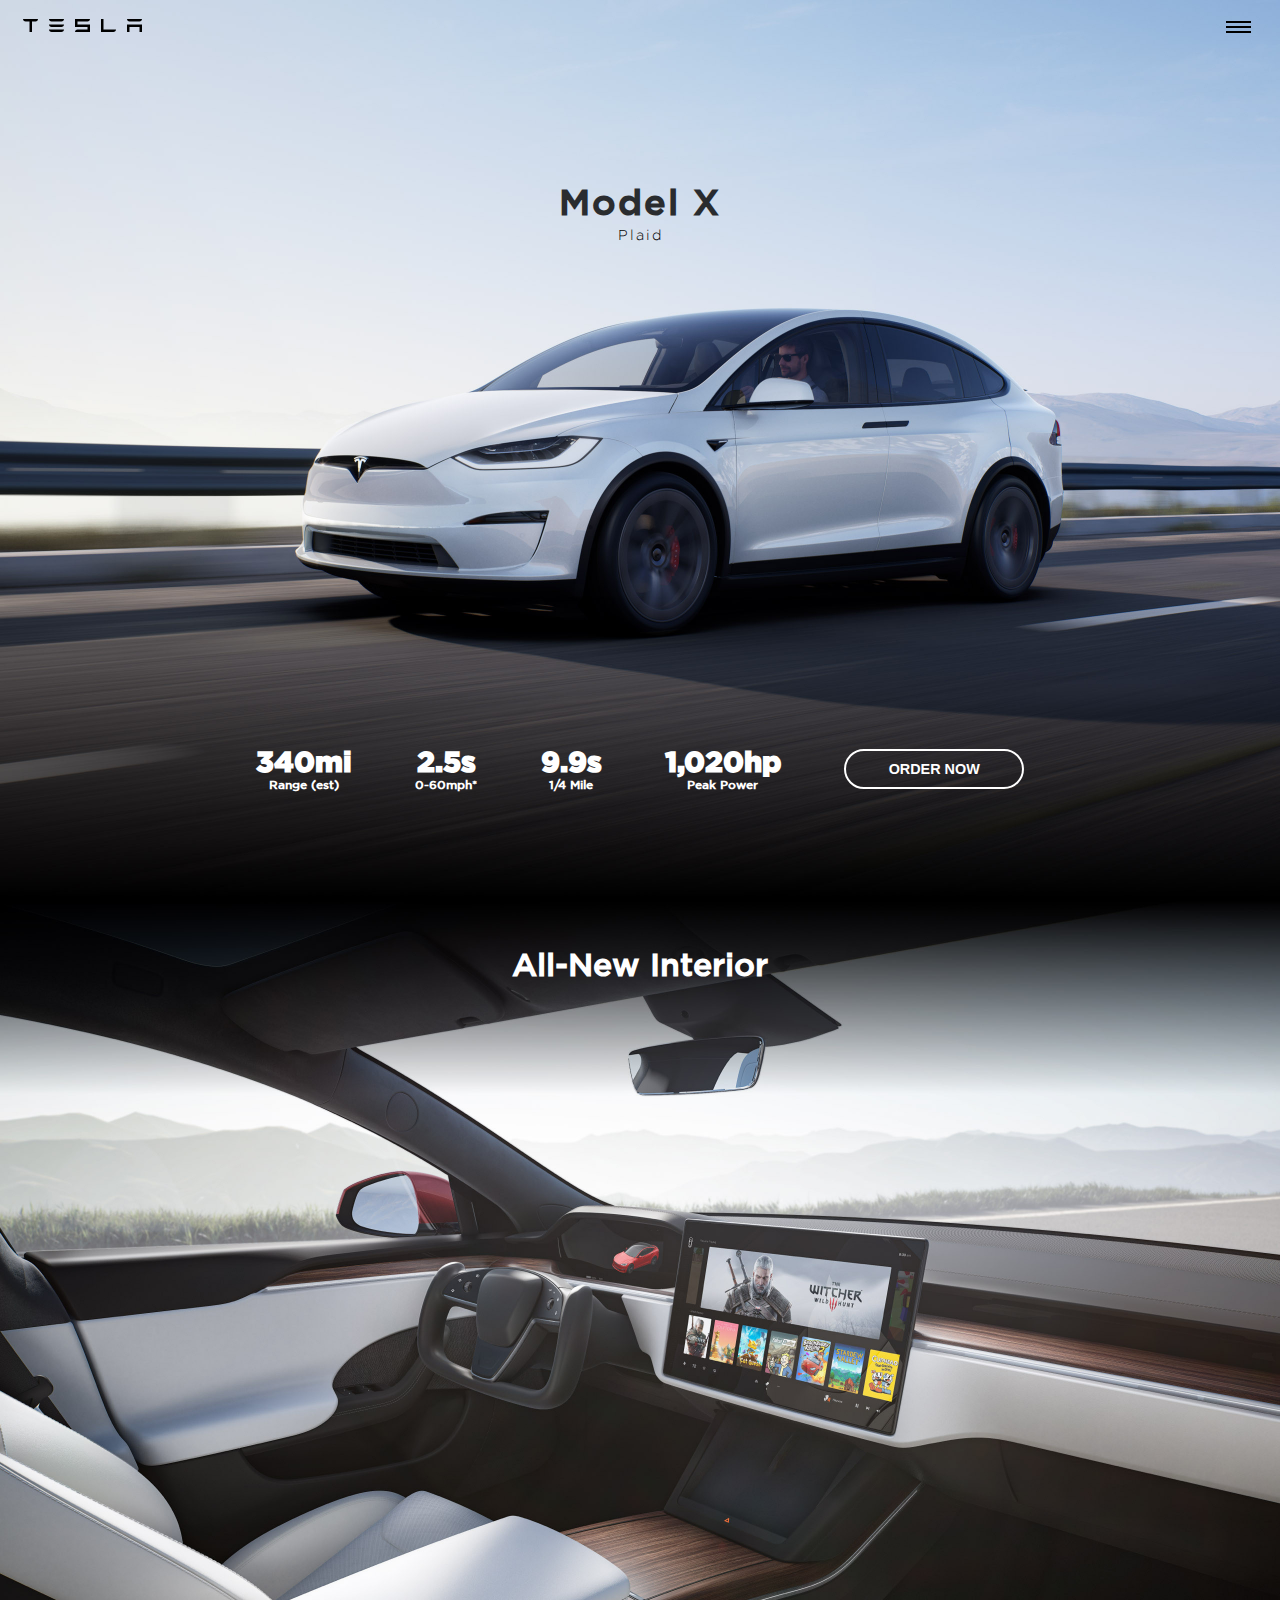
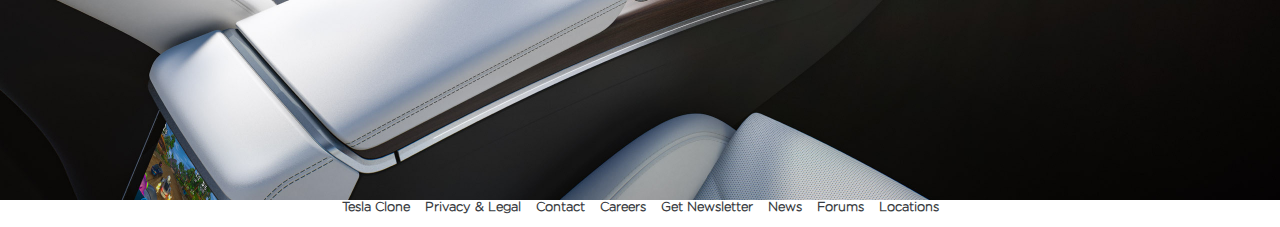
<file: modelx.html>
<!DOCTYPE html>
<html lang="en">
<head>
    <meta charset="UTF-8">
    <meta http-equiv="X-UA-Compatible" content="IE=edge">
    <meta name="viewport" content="width=device-width, initial-scale=1.0">
    <title>Tesla Clone - Created By Himanshu Kanojiya</title>
    <link rel="shortcut icon" href="./Tesla_Images/Tesla-favicon.png" type="image/x-icon">
    <link rel="stylesheet" href="./Tesla_css/resetpage.css">
    <link rel="stylesheet" href="./Tesla_css/mainIndex.css">
    <link rel="stylesheet" href="./Tesla_css/header.css">
    <link rel="stylesheet" href="./Tesla_css/teslamodels.css">
</head>
<body>
    <header id="headsection">
        
    </header>

    <section id="MainContent"></section>

    <footer id="contentoffooter">
        
    </footer>

    <div id="blackemptycontainer"></div>

    <script src="./Tesla_js/header-section-putter.js"></script>
    <script src="./Tesla_js/header-hamburger.js"></script>
    <script src="./Tesla_js/footer-section-putter.js"></script>


    <!-- Component JS -->
    <script src="./Tesla_js/model-components/model_s_and_x_components/Top-big-screen.js"></script>
    <script src="./Tesla_js/model-components/model_s_and_x_components/model_interior_component.js"></script>
    <script src="./Tesla_js/model-components/model_x.js"></script>
</body>
</html>
</file>
<file: Tesla_css/mainIndex.css>
@font-face {
    font-family: TeslaFontFamily;
    src: url(../Tesla_css/tesla-font/TESLA.ttf);
}
@font-face {
    font-family: TeslaBoldContentFont;
    src: url(../Tesla_css/Gotham-Font/Gotham-Black.otf);
}
@font-face {
    font-family: TeslaLightContentFont;
    src: url(../Tesla_css/Gotham-Font/Gotham-Light.otf);
}
@font-face {
    font-family: TeslaMediumContentFont;
    src: url(../Tesla_css/Gotham-Font/GothamMedium.ttf);
}
:root{
    --default-logo-font-family: TeslaFontFamily;
    --default-text-bold-font-family: TeslaBoldContentFont;
    --default-text-light-family:TeslaLightContentFont;
    --default-text-medium-family:TeslaMediumContentFont;
    --cursor-on-button:pointer;


}
*{
    margin: 0;
    padding: 0;
    box-sizing: border-box;
}
body{
    overflow-x: hidden;
}
</file>
<file: Tesla_css/header.css>
#headsection{
    display: flex;
    flex-direction: row;
    flex-wrap: nowrap;
    vertical-align:middle;
    align-items: center;
    position:fixed;
    top: 0;
    left: 0;
    right: 0;
    padding: 17px;
    background: transparent;
    z-index: 100;
}

#headsection a{
    text-decoration: none;
    color: unset;
}

#headlogo > h1{
    font-family: var(--default-logo-font-family);
    font-size: 1.25em;
    font-weight: 500;
    letter-spacing: 8px;
    margin-left: 6px;
    cursor: pointer;
}

#headsection #primaryhead1{
    margin-left: 18vw;
}

#navigationbar li{
    font-family: var(--default-text-medium-family);
    font-size: 14px;
    display: inline;
    list-style-type: none;
    padding-right: max(5px, 14px);
    cursor: pointer;
    text-decoration: none;
    transition: all 25ms ease-in;
    padding: 9px;
}
#navigationbar li:hover{
    background: rgba(0,0,0,0.1);
    border-radius: 25px;
}

#primaryhead2{
    margin-top: 0;
    margin-bottom: 0;
    margin-left: auto;
    cursor: pointer;
}

.hamburger-main, .openham{
    display: flex;
    flex-direction: column;
    align-items: center;
    width: 50px;
    gap: 3px;
    border-style: none;
    position: relative;
    cursor: pointer;
    z-index: 1;
}
.hamburger_icon{
    border-style: solid;
    background-color: black;
    border-width: 1px;
    width: 50%;
    height: 1px;
    transition: all 250ms ease-in;
}
.openham div:nth-of-type(1){
    border-style: solid;
    background-color: black;
    border-width: 1px;
    width: 50%;
    height: 1px;
    transform: rotate(45deg) translate(0px,4px);
    transition: all 250ms ease-in;
}

.openham div:nth-of-type(2){
    display: none;
}
.openham div:nth-of-type(3){
    border-style: solid;
    background-color: black;
    border-width: 1px;
    width: 50%;
    height: 1px;
    transform: rotate(-45deg) translate(0px,-4px);
    transition: all 250ms ease-in;
}
#hamburgeroptions{
    display: none;
    position:absolute;
    top: 0;
    right: 0;
    /* width: 22vw; */
    height: 100vh;
    background-color: white;
    padding: 25px;
    font-family: var(--default-text-medium-family);
    text-transform: uppercase;
    font-size: 16px;
    font-weight: 400;
    overflow-y: scroll;
    scrollbar-width: none;
}
#hamburgeroptions::-webkit-scrollbar{
    display: none;
}
#hamburgeroptions{
    padding-top: 80px;
}
#hamburgeroptions li{
    padding: 25px;
    border-bottom-style: solid;
    border-bottom-width: 0.8px;
    border-bottom-color: gray;
    cursor: pointer;
    color: black;
}
#inmob{
    display: none;
}


#footer{
    display: flex;
    flex-direction: row;
    flex-wrap: wrap;
    flex-grow: 1;
    justify-content: center;
    gap: max(5px, 15px);
    justify-content: center;
    color: #393c41;
    font-family: var(--default-text-light-family);
    font-size: 0.8em;
    font-weight: 700;
    margin-bottom: 14px;
}

@media screen and (max-width:1295px) {
    #primaryhead1, #primaryhead2{
        display: none;
    }
    .hamburger-menu{
        margin-left: auto;
    }
    #inmob{
        display: block;
    }

    
}
</file>
<file: Tesla_css/contentsection.css>
showcasesection{
    display: flex;
    flex-direction: column;
    overflow: hidden;
    width: 100%;
    height: 100vh;
    
}
#showcasesectionsub{
    width: 100%;
    height: 100vh;
    position: relative;
}
#showcasesectionsub img{
    width: 100%;
    overflow: hidden;
    height: 100vh;
    object-fit: cover;
}


#floatingsticky{
    position: sticky;
    position: -webkit-sticky;
    top: 17%;
    width: auto;
}
#floatingsticky .understicky{
    display: flex;
    flex-direction: column;
    position:absolute;
    left: 50%;
    transform: translateX(-50%);
    text-align: center;
    width: 100%;
    height: 75vh;
}

.understicky #upper > strong{
    font-family: var(--default-text-medium-family);
    font-size: 36px;
    letter-spacing: 2px;
    opacity: 0.8;
    
}

.understicky #upper > p{
    font-family: var(--default-text-light-family);
    margin-block-start: 12px;
    line-height: 1.8;
}
.understicky #upper a{
    color: inherit;
    text-decoration: none;
    border-bottom-style: solid;
    border-bottom-width: 1.2px;
    transition: all 100ms ease-in;
}
.understicky #upper a:hover{
    border-bottom-width: 2px;
    
}
.understicky #bottomofsticky{
    margin-top: auto;
}
#bottomofsticky{
    display: flex;
    flex-direction: row;
    justify-content: center;
    flex-wrap: wrap;
    gap: 15px;
    width: 100%;
}
#bottomofsticky *{
    padding: 14px;
    border-radius: 25px;
    outline: none;
    border: none;
    width: 280px;
    background: black;
    color: white;
    text-transform: uppercase;
    font-weight: 700;
    margin-bottom: 14px;
    opacity: 0.7;
    cursor: var(--cursor-on-button);
    text-transform: uppercase;
}
#bottomofsticky button:last-of-type{
    background: white;
    color: black;
    
}
</file>
<file: Tesla_css/teslamodels.css>
#modelshowcase, #modelinterior{
    position: relative;
    width: 100%;
    height: 100vh;
}
#modelinfo{
    position: absolute;
    display: flex;
    flex-direction: column;
    align-items: center;
    width: 100%;
    height: 100%;
}
#modelinfo #top_model{
    display: block;
    margin-top: calc(100vh - 80vh);
    letter-spacing: 2px;
    text-align: center;
}
#top_model > strong{
    font-family: var(--default-text-medium-family);
    font-size: 36px;
    font-weight: 600;
    opacity: 0.8;

}
#top_model > small{
    display: block;
    font-family: var(--default-text-light-family);
    line-height: 1.8;
    font-size: 0.9em;
}
#modelinfo #top_model_info{
    margin-top: auto;
    display: flex;
    flex-direction: row;
    flex-wrap: wrap;
    gap: 2.2em;
    margin-bottom: calc(100vh - 88vh);
    color: white;
    font-family: var(--default-text-bold-font-family);
    font-size: 1.8em;
    text-align: center;
    align-items: center;
}
#top_model_info *{
    display: flex;
    flex-direction: column;
    align-items: center;
    vertical-align: middle;
}

#top_model_info * > small{
    font-size: 0.4em;
    font-family: var(--default-text-medium-family);
    font-weight: 600;
}
#top_model_info button{
    padding: 10px;
    width: 180px;
    border-radius: 25px;
    border-style: none;
    outline: none;
    background: transparent;
    border-color: white;
    border-width: 2px;
    color: white;
    font-size: 0.5em;
    font-weight: 700;
    text-transform: uppercase;
    border-style: solid;
    border-width: 2px;
    cursor: pointer;
    transition: all 250ms ease-in;
}
#top_model_info button:hover{
    color: black;
    background-color: white;
}
#modelshowcase > img{
    width: 100%;
    height: 100%;
    object-fit: cover;
    object-position: center;
}

#modelinterior{
    position: relative;
    width: 100%;
    height: 100vh;
}
#modelinterior #inter_title{
    position:absolute;
    left: 50%;
    top: calc(100vh - 95vh);
    transform: translateX(-50%);
    color: white;
    font-family: var(--default-text-medium-family);
    font-size: 2em;
    font-weight: 400;
}
#modelinterior #blackemptycontainer{
    width: 100%;
    height: calc(100% - 90%);
    background-color: black;
}
#modelinterior > img{
    width: 100%;
    height: 100%;
    object-fit: cover;
    object-position: top;
}
#modelinterior::after{
    content: "";
    height: 4%;
    background-color: black;
    position:absolute;
    padding-bottom: 25px;
    
}

#modelfeatures{
    width: 100%;
    height: 100%;
    background-color: black;
}
#image_showcase{
    display: flex;
    flex-direction: column;
    justify-content: center;
    align-items: center;
    filter: brightness(1.1);
    padding: 14px;
    justify-items: center;
}
#image_showcase #image_row{
    display: flex;
    flex-direction: row;
    flex-wrap: nowrap;
    overflow-x: scroll;
    width: calc(100vw - 10vw);
    scrollbar-width: none;
    scroll-behavior: smooth;
    margin-block-start: 5em;
    height: calc(100vh - 35vh);
    pointer-events: none;

}
#image_row > img{
    object-fit: contain;
    object-position: center;
    width: 100vw;
}
#image_showcase #image_row::-webkit-scrollbar{
    display: none;
}

#image_row_info{
    display: flex;
    flex-direction: row;
    gap: 15px;
    color: white;
    font-family: var(--default-text-bold-font-family);
    margin-block-start: 2%;
    width: calc(100% - 10%);
    font-size: 1.4em;
    justify-content: center;
    justify-items: center;
    max-width: 60%;
    min-width: auto;
    margin: 2em auto;
}
#image_row_info #dots{
    display: flex;
    flex-direction: row;
    gap: 8px;
    margin-block-start: 7px;
}
#image_row_info #dots * {
    width: 8px;
    height: 8px;
    border-radius: 50%;
    border-style: solid;
    border-color: white;
    border-width: thin;
}
#info_of_feature{
    display: flex;
    flex-direction: column;
    justify-content: flex-start;
    height: 20vh;
    
}
#info_of_feature > strong{
    font-weight: 500;
    -webkit-font-smoothing: antialiased;
    letter-spacing: 1px;
}
#info_of_feature > p{
    font-family: var(--default-text-medium-family);
    margin-block-start: 0.9em;
    font-size: 0.6em;
    line-height: 1.2;
    letter-spacing: 1px;
    word-wrap: break-word;
}
#remaining_features{
    background: black;
    display: grid;
    grid-auto-columns: auto;
    grid-auto-rows: auto;
    justify-items: center;
    color: white;
    padding-block-end: 10vh;
    padding-block-start: 4em;
}
#remaining_features .remaining_features_columns{
    display: grid;
    grid-template-columns: repeat(auto-fit,minmax(250px,1fr));
    width: calc(100% - 25%);
    
}

#remaining_features div:nth-of-type(1) > div:nth-of-type(2){
    display: flex;
    flex-direction: column;
    justify-content: center;
    gap: 15px;
    margin-inline: 4vw 12vw;
    line-height: 1.4;
}
#remaining_features div:nth-of-type(1) > div:nth-of-type(2) > strong{
    font-family: var(--default-text-bold-font-family);
}
#remaining_features div:nth-of-type(1) > div:nth-of-type(2) > p{
    font-family: var(--default-text-light-family);
    font-weight: 600;
    font-size: 0.9em;
}

#remaining_features div:nth-of-type(2) > div:nth-of-type(1){
    display: flex;
    flex-direction: column;
    justify-content: center;
    justify-items: center;
    gap: 15px;
    margin-inline: 12vw 4vw;  
    line-height: 1.4;  
}
#remaining_features div:nth-of-type(2) > div:nth-of-type(1) > strong{
    font-family: var(--default-text-bold-font-family);
}
#remaining_features div:nth-of-type(2) > div:nth-of-type(1) > p{
    font-family: var(--default-text-light-family);
    font-weight: 600;
    font-size: 0.9em;
}




#remaining_features div:nth-of-type(3) > div:nth-of-type(2){
    display: flex;
    flex-direction: column;
    justify-content: center;
    justify-items: center;
    gap: 15px;
    margin-inline: 4vw 12vw;
    line-height: 1.4;
}
#remaining_features div:nth-of-type(3) > div:nth-of-type(2) > strong{
    font-family: var(--default-text-bold-font-family);
}
#remaining_features div:nth-of-type(3) > div:nth-of-type(2) > p{
    font-family: var(--default-text-light-family);
    font-weight: 600;
    font-size: 0.9em;
}


#remaining_features div:nth-of-type(4) > div:nth-of-type(1){
    display: flex;
    flex-direction: column;
    justify-content: center;
    justify-items: center;
    gap: 15px;
    margin-inline: 12vw 4vw;
    line-height: 1.4;   
}
#remaining_features div:nth-of-type(4) > div:nth-of-type(1) > strong{
    font-family: var(--default-text-bold-font-family);
}
#remaining_features div:nth-of-type(4) > div:nth-of-type(1) > p{
    font-family: var(--default-text-light-family);
    font-weight: 600;
    font-size: 0.9em;
}

#modelsblueinfo{
    position: relative;
    width: 100%;
}
#modelinfoblue{
    display: flex;
    flex-direction: row;
    position: absolute;
    color: white;
    width: 100%;
    justify-content: center;
    bottom: 8vh;
    font-family: var(--default-text-medium-family);
    font-size: 1.8em;
    gap: 55px;
    justify-items: center;
}
#modelinfoblue > div{
    display: flex;
    flex-direction: column;
    align-items: center;
}
#modelinfoblue > div > p{
    font-size: 0.5em;
    line-height: 1.8;
}

#modelsblueinfo img{
    width: 100%;
    height: 500px;
    object-fit: cover;
    object-position: center;
}

#belowmodelblueinfo{
    background: white;
    display: flex;
    flex-direction: row;
    height: calc(100vh - 70vh);
    justify-content: center;
    gap: 60px;
    padding: 25px;
}
#belowmodelblueinfo > #belowmodelblueinfo_first_col{
    display: flex;
    flex-direction: column;
    gap: 10px;
}
#belowmodelblueinfo > #belowmodelblueinfo_first_col > div > small{
    font-family: var(--default-text-light-family);
    font-size: 1.2em;
}
#belowmodelblueinfo > #belowmodelblueinfo_first_col > div > strong{
    font-family: var(--default-text-medium-family);
    font-size: 1.4em;
    line-height: 1em;
}
#belowmodelblueinfo > #belowmodelblueinfo_first_col > div > button{
    font-family: var(--default-text-medium-family);
    font-size: 0.9em;
    padding: 10px;
    border-radius: 25px;
    width: 150px;
    margin-block-start: 1em;
    text-transform: uppercase;
    background: white;
    outline: none;
    border-color: black;
    border-width: 0.21em;
    transition: all 250ms ease-in;
    cursor: pointer;
}
#belowmodelblueinfo > #belowmodelblueinfo_first_col > div > button:hover{
    color: white;
    background-color: black;
    
}
#belowmodelblueinfo > #belowmodelblueinfo_second_col{
    width: 52ch;
    display: flex;
    flex-direction: column;
    align-items: center;
    font-family: var(--default-text-medium-family);
    color: #757575;
    font-size: 0.9em;
    line-height: 1.4;
}
#model_s_internal_parts_info{
    background-color: lightgrey;
    display: flex;
    flex-direction: column;
    align-items: center;
    padding-block-end: 2rem;
    
}
#model_s_internal_parts_info #parts_main_title{
    display: flex;
    flex-direction: column;
    flex-wrap: wrap;
    width: calc(100% - 40%);
    justify-items: center;
    padding: 25px;
    line-height: 1.4;
    gap: 15px;
    margin-block-start: 2.5em;
}
#model_s_internal_parts_info #parts_main_title > strong{
    font-family: var(--default-text-medium-family);
    font-size: 2em;
    font-weight: 500;
}
#model_s_internal_parts_info #parts_main_title > p{
    font-family: var(--default-text-light-family);
    font-size: 0.9em;
    font-weight: 600;
    line-height: 1.2;
    color: black;
}
#model_s_internal_parts_info #parts_image{
    display: flex;
    flex-direction: row;
    width: calc(100% - 30%);
    overflow-x: scroll;
    scrollbar-width: none;
    pointer-events: none;
}
#model_s_internal_parts_info #parts_image::-webkit-scrollbar{
    display: none;
}
#model_s_internal_parts_info #parts_image_content{
    display: flex;
    flex-direction: row;
    flex-wrap: wrap;
    width: 70%;
    gap: 25px;
    margin-block-start: 30px;
    padding: 25px;
    line-height: 1.1;
    justify-content: center;
    
}
#model_s_internal_parts_info #parts_image_content > div{
    display: flex;
    flex: 1;
    flex-direction: column;
    gap: 5px;
}
#first_row_of_image_con, #second_row_of_image_con{
    width: 100%;
    border-top-style: groove;
    border-top-width: thick;
    border-color: #757575;
    padding: 14px;
    transition: all 200ms ease;
}
#first_row_of_image_con > strong, #second_row_of_image_con > strong{
    font-family: var(--default-text-medium-family);
    font-size: 1.2em;
    font-weight: 500;
    margin-block-end: 15px;
}
#first_row_of_image_con > p, #second_row_of_image_con > p{
    font-family: var(--default-text-medium-family);
    font-size: 0.9em;
    font-weight: 200;
    margin-block-end: 15px;
    color: #757575;
}
#first_row_of_image_con > div, #second_row_of_image_con > div{
    display: flex;
    flex-direction: row;
    gap: 10px;
    margin-top: auto;
    font-family: var(--default-text-medium-family);
    font-size: 1.5em;
    font-weight: 400;
    line-height: 1.2;
    gap: 25px;
    
}
#first_row_of_image_con div > p, #second_row_of_image_con div > p{
    font-size: 0.6em;
    color: #757575;
    
}
#disclaimerOfModelSInternalParts{
    display: flex;
    flex-direction: column;
    width: 100%;
    align-items: center;
    font-family: var(--default-text-medium-family);
    font-size: .8em;
    color: gray;
    line-height: 1.4;
    margin-block-start: 1em;
}


#modelSExterior{
    position: relative;
    width: 100%;
    height: 100%;
    font-family: var(--default-text-medium-family);
    font-size: 0.9em;
}
#modelSExterior > img{
    height: 70vh;
    width: 100%;
    object-fit: cover;
}
#modelSExteriorChild{
    position: absolute;
    bottom: calc(100% - 75%);
    color: white;
    display: flex;
    flex-direction: row;
    width: 100%;
    align-items: flex-end;
    justify-content: center;
    justify-items: center;
    gap:50px;
}
#modelSExteriorChild #Unit{
    font-size: 2.4em;
    font-weight: 500;
    line-height: 1.7;
}
#Unit span{
    text-transform: capitalize;
    font-style: italic;
    font-size: 0.5em;
}
.alter_grid_col_two_position{
    grid-column-start: 1;
    grid-column-end: 2;
    grid-row-start: 1;
    grid-row-end: 2;
    margin-left: 8em;
    word-break: break-word;
    width: 40ch;
}
.alter_grid_col_one_position{
    grid-column-start: 2;
    grid-column-end: 3;
    grid-row-start: 1;
    grid-row-end: 2;
    margin-inline: 5em 0em !important;
    word-break: break-word;
    width: 40ch;
}

#model_s_blue{
    display: flex;
    flex-direction: row;
    width: 100%;
    height: 100vh;
}
#model_s_blue_image{
    position: relative;
    width: 80%;
}
#model_s_blue_image #mode_s_blue_image_info{
    position: absolute;
    bottom: calc(100% - 90%);
    display: flex;
    flex-direction: row;
    width: 100%;
    overflow-wrap: break-word;
    color: white;
    font-family: var(--default-text-medium-family);
    justify-content: center;
    justify-items: center;
    align-items: baseline;
    place-content: center;
    text-align: center;
    gap: 50px;

}
#mode_s_blue_image_info div > strong{
    font-size:28px;
    font-weight: 500;
    line-height: 2;
}
#mode_s_blue_image_info div > p{
    font-size: 0.8em;
    font-weight: 200;
    overflow-wrap: break-word;
    width: 25ch;
}
#model_s_blue_image > img{
    height: 100vh;
    object-fit:cover;
    object-position: center;
}
#model_s_blue_text_info{
    display: flex;
    flex-direction: column;
    width: calc(100% - 70%);
    padding-inline-start: 2em;
}
#model_s_blue_text_toptext{
    display: flex;
    flex-direction: column;
    justify-content: flex-start;
    gap: 5px;
    font-family: var(--default-text-medium-family);
    font-size: 1.9em;
    font-weight: 400;
    margin-block-start: 8vh;
    margin-block-end: 1em;
}
#model_s_blue_text_toptext > small{
    font-family: var(--default-text-light-family);
    font-size: 0.55em;
}
#model_s_blue_text_description{
    width: 30ch;
    font-family: var(--default-text-medium-family);
    line-height: 1.4;
    font-size: 0.9em;
    color: #757575;
}
#model_s_blue_text_order_button{
    margin-top: auto;
    margin-bottom: calc(100vh - 90vh);
}
#model_s_blue_text_order_button button{
    background: transparent;
    text-transform: uppercase;
    padding: 10px;
    border-radius: 25px;
    width: 200px;
    outline: none;
    border-style: solid;
    border-color: black;
    border-width: 0.2em;
    color: black;
    font-weight: 550;
    cursor: pointer;
    letter-spacing: 0.1em;
    transition: all 250ms ease-in;
}
#model_s_blue_text_order_button button:hover{
    background-color: black;
    color: white;
}


#highImpactProtection{
    display: flex;
    flex-direction: row;
    width: 100%;
    height: 100vh;
} 
#highImpactProtection > div{
    display: flex;
    flex-direction: row;
}

#highImpactProtection #highImpactProtection_left_column{
    display: flex;
    flex-direction: column;
    width: 40%;
    margin-inline-start: 50px;
    margin-block-start: 100px;
}
#highImpactProtection_left_column div:first-of-type{
    display: flex;
    flex-direction: column;
}
#highImpactProtection_left_column div:first-of-type > small{
    font-family: var(--default-text-light-family);
    font-size: 1.2em;
    color:#757575;
}
#highImpactProtection_left_column div:first-of-type > strong{
    font-family: var(--default-text-medium-family);
    font-size: 1.8em;
    font-weight: 400;
    margin-block-end: 25px;
}
#highImpactProtection_left_column div:first-of-type > p{
    font-family: var(--default-text-medium-family);
    color: #757575;
    line-height: 1.5;
    font-size: 0.9em;
    width: 30ch;
   
}
#highImpactProtection_left_column div:last-of-type{
    margin-top: auto;
    margin-bottom: 14%;

}
#highImpactProtection_left_column div:last-of-type button{
    background: transparent;
    text-transform: uppercase;
    padding: 10px;
    border-radius: 25px;
    width: 200px;
    outline: none;
    border-style: solid;
    border-color: black;
    border-width: 0.2em;
    color: black;
    font-weight: 550;
    cursor: pointer;
    letter-spacing: 0.1em;
    transition: all 250ms ease-in;
}
#highImpactProtection_left_column div:last-of-type button:hover{
    background-color: black;
    color: white;
}

#highImpactProtection_right_column{
    width: 80%;
}
#highImpactProtection_right_column > img{
    width: 100%;
    height: 100vh;
    object-fit: cover;
    object-position: center;
    transform: scale(0.84);
    
}

#autopilotVideoShowCase{
    position: relative;
    width: 100%;
}
#autopilotVideoShowCaseInfo{
    display: flex;
    flex-direction: column;
    position:absolute;
    top: 10%;
    left: 8%;
    gap: 50px;
    width: 30ch;
    font-family: var(--default-text-medium-family);
}
#autopilotVideoShowCaseInfo div > strong{
    font-size: 1.8em;
    font-weight: 400;
    display: flex;
    flex-direction: row;
    align-items: center;
    gap: 5px;
    margin-block-end: 5px;
}
#autopilotVideoShowCaseInfo div > p{
    font-family: var(--default-text-light-family);
    font-size: 0.8em;
    font-weight: 600;
}
#autopilotVideoShowCaseInfo #numberundercircle{
    display: flex;
    flex-direction: row;
    justify-content: center;
    align-items: center;
    width: 50px;
    height: 50px;
    border-style: solid;
    border-color: black;
    border-radius: 50%;


}
#autopilotVideoShowCase > video{
    width: 100%;
    height: 60vh;
    object-fit: cover;
    object-position: center;
}

#teslaFeaturesVideo{
    display: flex;
    width: 100%;
    height: max-content;
    flex-direction: column;
    position: relative;
    justify-content: center;
    justify-items: center;
    align-items: center;
    margin-block-end: 8em;
}
#teslaFeaturesVideoHeader{
    display: flex;
    flex-direction: column;
    position:absolute;
    width: 50%;
    top: 5%;
    font-family: var(--default-text-medium-family);
    font-size: 1.8em;
    font-weight: 500;
    gap: 10px;
}
#teslaFeaturesVideoHeader p{
    font-size: 0.5em;
    font-weight: 400;
    color: #757575;
}
#teslaFeaturesVideoScroll{
    display: flex;
    width: 85%;
    height: 80vh;
    flex-direction: row;
    scroll-behavior: smooth;
    overflow-x: hidden;
}
#teslaFeaturesVideoScroll > video{
    width: 100%;
    object-fit: cover;
    object-position: center;
}
#teslaFeaturesScrollInfo{
    display: flex;
    flex-direction: row;
    gap: 25px;
}
.teslaFeaturesScrollInfoItems{
    border-top-style: solid;
    border-top-color: gray;
    border-top-width: medium;
    display: flex;
    flex-direction: column;
    flex-grow: 1;
    flex-shrink: 0;
    flex-basis: 0;
    font-family: var(--default-text-medium-family);
    color: #757575;
    gap: 25px;
    padding: 14px;

}
.teslaFeaturesScrollInfoItems strong{
    font-size: 1.2em;
    overflow-wrap: break-word;
    width: 10ch;
}
.teslaFeaturesScrollInfoItems p{
    font-size: 0.87em;
    overflow-wrap: break-word;
    width: 15ch;
}


#ModelSSpecs{
    display: flex;
    flex-direction: row;
    flex-wrap: wrap;
    width: 100%;
    height: 100vh;
    justify-content: center;
    justify-items: center;
    align-items: center;
    background: black;
    color: #f4f4f4;
}
.ModelSSpecsItem{
    flex: 1;
}
.ModelSSpecsItem img{
    width: 100%;
    object-fit: cover;
    object-position: center;
}
.ModelSSpecsItem{
    display: flex;
    flex-direction: column;
    flex-wrap: wrap;
    flex: 2 0 0;
    font-family: var(--default-text-medium-family);
    gap:2em;
}
.ModelSSpecsItemMainHeading{
    display: flex;
    flex-direction: row;
    font-size: 1.8em;
    font-weight: 400;
    gap: 0.2em;
}
.ModelSSpecsInfoButton{
    display: flex;
    flex-direction: row;
    flex-wrap: wrap;
    gap: 15px;

}
.ModelSSpecsInfoButton button:nth-of-type(1){
    padding: 10px;
    line-height: 1.2;
    width: 200px;
    background: black;
    border: none;
    color: white;
    font-size: 0.8em;
    text-transform: uppercase;
    letter-spacing: 1px;
    border-color: white;
    border-style: solid;
    border-radius: 25px;
    font-weight: 700;
    cursor: pointer;
}
.ModelSSpecsInfoButton button:nth-of-type(2){
    padding: 10px;
    line-height: 0.8;
    width: 200px;
    background: black;
    border: none;
    color: white;
    font-size: 0.8em;
    text-transform: uppercase;
    letter-spacing: 1px;
    border-color: gray;
    border-style: solid;
    border-radius: 25px;
    font-weight: 700;
    cursor: pointer;
}
#ModelSSpecsPlaidInfo, #ModelSSpecsLongRangeInfo{
    display: grid;
    grid-template-columns: 1fr 1fr;
    width: 80%;
    row-gap: 1em;
}
#ModelSSpecsLongRangeInfo{
    display: none;
}
.ModelSSpecsInfoItems{
    display: flex;
    flex-direction: column;
    gap: 10px;
}
.ModelSSpecsInfoItems strong::before{
    content: "";
    width: 30px;
    background-color: gray;
    border-style: solid;
    border-color: gray;
    border-width: thin;
    display: block;
    margin-block-end: 0.5em;
}
.ModelSSpecsInfoItems strong{
    font-weight: 600;
}
#OrderSection{
    display: flex;
    flex-direction: row;
    flex-wrap: wrap;
    background: white;
    width: 100%;
    height: 100vh;
    justify-content: center;
    justify-items: center;
    align-items: center;
    padding: 6.25em;

}
.OrderButtonsSection{
    flex:1;
    display: flex;
    width: 100%;
    height: 100%;
    flex-direction: column;
    justify-items: center;
    justify-content: center;
    align-items:center;
    gap: 1em;
    font-family: var(--default-text-medium-family);
    font-weight: 400;
}
.OrderHeader{
    font-size: 1.8em;
    letter-spacing: 0.65px;
    width: 100%;
}
.OrderButtons{
    display: flex;
    flex-direction: row;
    gap: 1em;
    width: 100%;
}
.orderButton{
    background: transparent;
    text-transform: uppercase;
    padding: 10px;
    border-radius: 25px;
    width: 150px;
    outline: none;
    border-style: solid;
    border-color: black;
    border-width: 0.2em;
    color: black;
    font-weight: 550;
    cursor: pointer;
    letter-spacing: 0.1em;
    transition: all 250ms ease-in;
}
.orderButton:hover{
    background: black;
    color: white;
}
.OrderImage{
    flex: 2;
}
</file>
<file: Tesla_css/resetpage.css>
html,
body,
p,
ol,
ul,
li,
dl,
dt,
dd,
blockquote,
figure,
fieldset,
legend,
textarea,
pre,
iframe,
hr,
h1,
h2,
h3,
h4,
h5,
h6 {
  margin: 0;
  padding: 0;
}

h1,
h2,
h3,
h4,
h5,
h6 {
  font-size: 100%;
  font-weight: normal;
}

ul {
  list-style: none;
}

button,
input,
select {
  margin: 0;
}

html {
  box-sizing: border-box;
}

*, *::before, *::after {
  box-sizing: inherit;
}

img,
video {
  height: auto;
  max-width: 100%;
}

iframe {
  border: 0;
}

table {
  border-collapse: collapse;
  border-spacing: 0;
}

td,
th {
  padding: 0;
}
</file>
